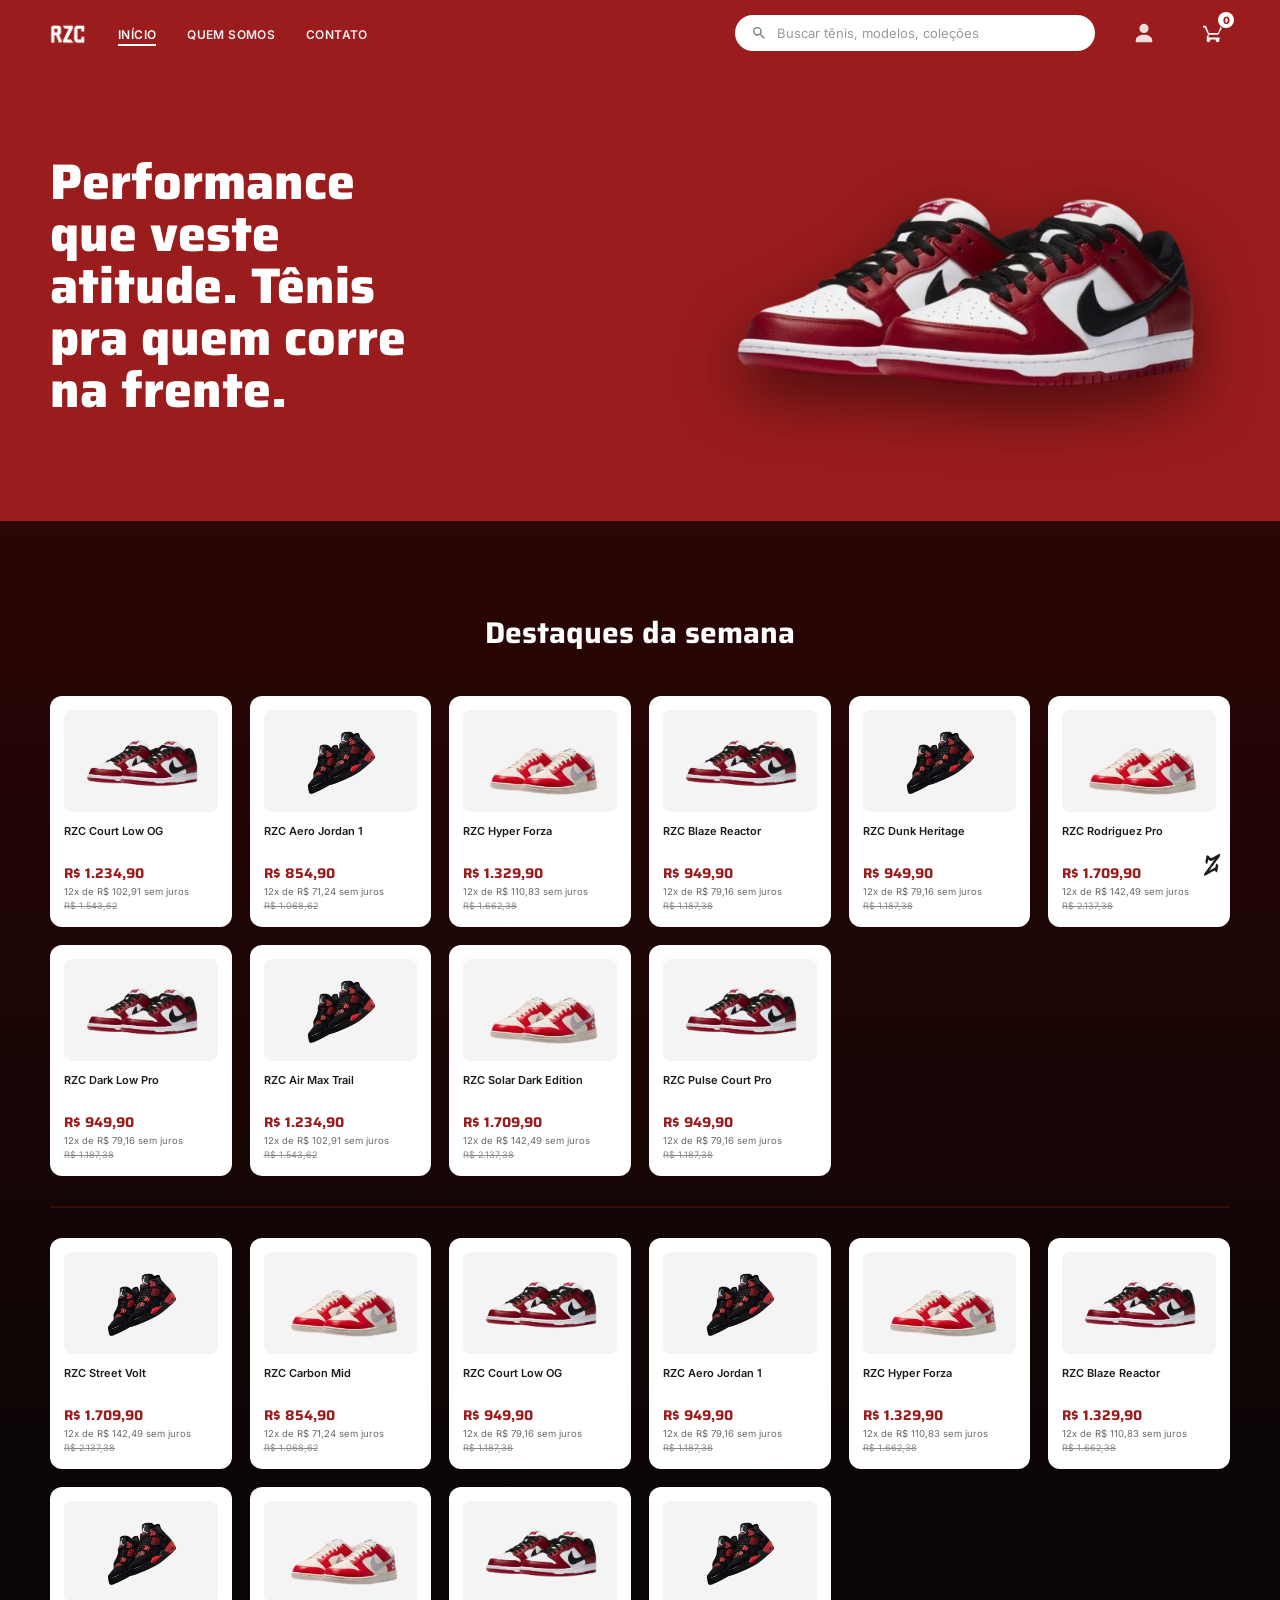
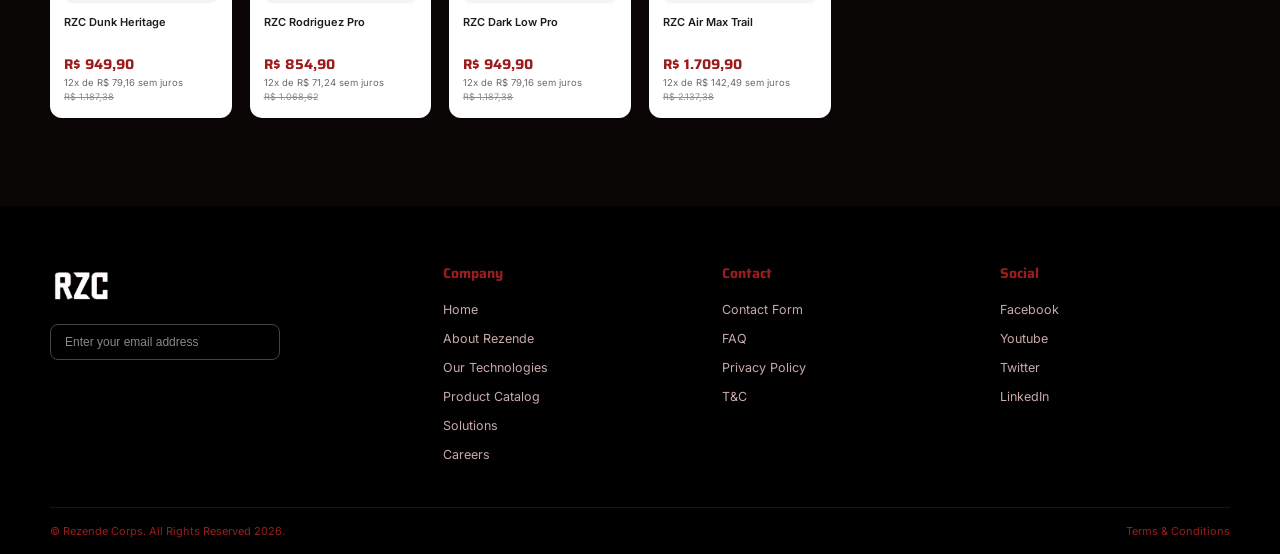
<file: index.html>
<!DOCTYPE html>
<html lang="pt-BR">
<head>
<meta charset="UTF-8">
<meta name="viewport" content="width=device-width, initial-scale=1">
<title>RZC — Início</title>
<link rel="preconnect" href="https://fonts.googleapis.com">
<link rel="preconnect" href="https://fonts.gstatic.com" crossorigin>
<link href="https://fonts.googleapis.com/css2?family=Saira:wght@600;700;800&family=Inter:wght@400;500;600&display=swap" rel="stylesheet">
<link rel="stylesheet" href="styles.css">
</head>
<body>
<svg width="0" height="0" style="position:absolute" aria-hidden="true">
  <symbol id="shoe" viewBox="0 0 220 120">
    <path class="shoe-upper" d="M18 88 C22 56 58 36 96 38 C120 39 134 50 148 62 C160 72 182 80 200 84 C208 86 210 90 208 92 L18 92 Z"/>
    <path class="shoe-accent" d="M58 86 C92 66 124 64 176 80 C140 80 108 82 78 88 Z"/>
    <path class="shoe-toe" d="M150 64 C162 73 184 80 200 84 C204 85 206 88 205 90 L150 90 Z"/>
    <path class="shoe-sole" d="M14 90 C9 106 24 110 36 110 L188 110 C204 110 210 100 207 92 L205 88 C206 92 200 94 188 94 L34 94 C24 94 17 93 16 89 Z"/>
    <path class="shoe-laces" d="M70 54 L94 47 M73 63 L99 55 M77 72 L104 63"/>
  </symbol>
  <symbol id="ic-cart" viewBox="0 0 24 24"><path d="M7 18c-1.1 0-2 .9-2 2s.9 2 2 2 2-.9 2-2-.9-2-2-2zm10 0c-1.1 0-2 .9-2 2s.9 2 2 2 2-.9 2-2-.9-2-2-2zM7.2 14h9.4c.7 0 1.3-.4 1.6-1l3.6-6.5-1.7-1L17.5 12H7.5L4.3 4H1v2h2l3.6 7.6-1.4 2.5C4.5 17.4 5.5 19 7.2 19h12v-2H7.2z"/></symbol>
  <symbol id="ic-search" viewBox="0 0 24 24"><path d="M15.5 14h-.8l-.3-.3a6.5 6.5 0 1 0-.7.7l.3.3v.8l5 5 1.5-1.5-5-5zm-6 0a4.5 4.5 0 1 1 0-9 4.5 4.5 0 0 1 0 9z"/></symbol>
  <symbol id="ic-user" viewBox="0 0 24 24"><path d="M12 12a5 5 0 1 0 0-10 5 5 0 0 0 0 10zm0 2c-4 0-9 2-9 6v2h18v-2c0-4-5-6-9-6z"/></symbol>
  <symbol id="ic-lock" viewBox="0 0 24 24"><path d="M18 8h-1V6a5 5 0 0 0-10 0v2H6a2 2 0 0 0-2 2v10a2 2 0 0 0 2 2h12a2 2 0 0 0 2-2V10a2 2 0 0 0-2-2zm-6 9a2 2 0 1 1 0-4 2 2 0 0 1 0 4zm3-9H9V6a3 3 0 0 1 6 0v2z"/></symbol>
</svg><header class="nav">
  <a class="nav-logo" href="index.html"><img class="nav-logo-img" src="img/logoprincipal.png" alt="RZC"></a>
  <nav><ul class="nav-links" style="display:flex;list-style:none;margin:0;padding:0;gap:clamp(14px,2.4vw,34px)">
    <li><a href="index.html" aria-current="page">Início</a></li>
    <li><a href="quem-somos.html">Quem somos</a></li>
    <li><a href="contato.html">Contato</a></li>
  </ul></nav>
  <form class="nav-search" action="catalogo.html">
    <svg><use href="#ic-search"/></svg>
    <input type="search" name="q" placeholder="Buscar tênis, modelos, coleções" aria-label="Buscar">
  </form>
  <a class="nav-user" href="perfil.html" aria-label="Minha conta"><svg><use href="#ic-user"/></svg></a>
  <a class="nav-cart" href="#" aria-label="Carrinho"><svg><use href="#ic-cart"/></svg></a>
</header>
<main>
  <section class="banner">
    <div class="wrap">
      <div class="hero">
        <h1>Performance que veste atitude. Tênis pra quem corre na frente.</h1>
        <div class="shoe-stage"><img src="img/jordanfundo.png" alt="Nike SB Dunk Low Chicago"></div>
      </div>
    </div>
    <img class="z-mark" src="img/logosegundaria.png" alt="" aria-hidden="true">
  </section>

  <section class="section-dark section-pad">
    <div class="wrap">
      <h2 class="section-heading">Destaques da semana</h2>
      <div class="product-rows">
            <div class="product-grid">
      <article class="card">
        <div class="card-media"><img src="img/jordanfundo.png" alt="RZC Court Low OG"></div>
        <div class="card-name">RZC Court Low OG</div>
        <div class="card-price">R$ 1.234,90</div>
        <div class="card-installment">12x de R$ 102,91 sem juros</div>
        <div class="card-old">R$ 1.543,62</div>
      </article>
      <article class="card">
        <div class="card-media"><img src="img/jordanfundocontato.png" alt="RZC Aero Jordan 1"></div>
        <div class="card-name">RZC Aero Jordan 1</div>
        <div class="card-price">R$ 854,90</div>
        <div class="card-installment">12x de R$ 71,24 sem juros</div>
        <div class="card-old">R$ 1.068,62</div>
      </article>
      <article class="card">
        <div class="card-media"><img src="img/jordanproduct.png" alt="RZC Hyper Forza"></div>
        <div class="card-name">RZC Hyper Forza</div>
        <div class="card-price">R$ 1.329,90</div>
        <div class="card-installment">12x de R$ 110,83 sem juros</div>
        <div class="card-old">R$ 1.662,38</div>
      </article>
      <article class="card">
        <div class="card-media"><img src="img/jordanfundo.png" alt="RZC Blaze Reactor"></div>
        <div class="card-name">RZC Blaze Reactor</div>
        <div class="card-price">R$ 949,90</div>
        <div class="card-installment">12x de R$ 79,16 sem juros</div>
        <div class="card-old">R$ 1.187,38</div>
      </article>
      <article class="card">
        <div class="card-media"><img src="img/jordanfundocontato.png" alt="RZC Dunk Heritage"></div>
        <div class="card-name">RZC Dunk Heritage</div>
        <div class="card-price">R$ 949,90</div>
        <div class="card-installment">12x de R$ 79,16 sem juros</div>
        <div class="card-old">R$ 1.187,38</div>
      </article>
      <article class="card">
        <div class="card-media"><img src="img/jordanproduct.png" alt="RZC Rodriguez Pro"></div>
        <div class="card-name">RZC Rodriguez Pro</div>
        <div class="card-price">R$ 1.709,90</div>
        <div class="card-installment">12x de R$ 142,49 sem juros</div>
        <div class="card-old">R$ 2.137,38</div>
      </article>
      <article class="card">
        <div class="card-media"><img src="img/jordanfundo.png" alt="RZC Dark Low Pro"></div>
        <div class="card-name">RZC Dark Low Pro</div>
        <div class="card-price">R$ 949,90</div>
        <div class="card-installment">12x de R$ 79,16 sem juros</div>
        <div class="card-old">R$ 1.187,38</div>
      </article>
      <article class="card">
        <div class="card-media"><img src="img/jordanfundocontato.png" alt="RZC Air Max Trail"></div>
        <div class="card-name">RZC Air Max Trail</div>
        <div class="card-price">R$ 1.234,90</div>
        <div class="card-installment">12x de R$ 102,91 sem juros</div>
        <div class="card-old">R$ 1.543,62</div>
      </article>
      <article class="card">
        <div class="card-media"><img src="img/jordanproduct.png" alt="RZC Solar Dark Edition"></div>
        <div class="card-name">RZC Solar Dark Edition</div>
        <div class="card-price">R$ 1.709,90</div>
        <div class="card-installment">12x de R$ 142,49 sem juros</div>
        <div class="card-old">R$ 2.137,38</div>
      </article>
      <article class="card">
        <div class="card-media"><img src="img/jordanfundo.png" alt="RZC Pulse Court Pro"></div>
        <div class="card-name">RZC Pulse Court Pro</div>
        <div class="card-price">R$ 949,90</div>
        <div class="card-installment">12x de R$ 79,16 sem juros</div>
        <div class="card-old">R$ 1.187,38</div>
      </article>
    </div>
        <hr class="divider">
            <div class="product-grid">
      <article class="card">
        <div class="card-media"><img src="img/jordanfundocontato.png" alt="RZC Street Volt"></div>
        <div class="card-name">RZC Street Volt</div>
        <div class="card-price">R$ 1.709,90</div>
        <div class="card-installment">12x de R$ 142,49 sem juros</div>
        <div class="card-old">R$ 2.137,38</div>
      </article>
      <article class="card">
        <div class="card-media"><img src="img/jordanproduct.png" alt="RZC Carbon Mid"></div>
        <div class="card-name">RZC Carbon Mid</div>
        <div class="card-price">R$ 854,90</div>
        <div class="card-installment">12x de R$ 71,24 sem juros</div>
        <div class="card-old">R$ 1.068,62</div>
      </article>
      <article class="card">
        <div class="card-media"><img src="img/jordanfundo.png" alt="RZC Court Low OG"></div>
        <div class="card-name">RZC Court Low OG</div>
        <div class="card-price">R$ 949,90</div>
        <div class="card-installment">12x de R$ 79,16 sem juros</div>
        <div class="card-old">R$ 1.187,38</div>
      </article>
      <article class="card">
        <div class="card-media"><img src="img/jordanfundocontato.png" alt="RZC Aero Jordan 1"></div>
        <div class="card-name">RZC Aero Jordan 1</div>
        <div class="card-price">R$ 949,90</div>
        <div class="card-installment">12x de R$ 79,16 sem juros</div>
        <div class="card-old">R$ 1.187,38</div>
      </article>
      <article class="card">
        <div class="card-media"><img src="img/jordanproduct.png" alt="RZC Hyper Forza"></div>
        <div class="card-name">RZC Hyper Forza</div>
        <div class="card-price">R$ 1.329,90</div>
        <div class="card-installment">12x de R$ 110,83 sem juros</div>
        <div class="card-old">R$ 1.662,38</div>
      </article>
      <article class="card">
        <div class="card-media"><img src="img/jordanfundo.png" alt="RZC Blaze Reactor"></div>
        <div class="card-name">RZC Blaze Reactor</div>
        <div class="card-price">R$ 1.329,90</div>
        <div class="card-installment">12x de R$ 110,83 sem juros</div>
        <div class="card-old">R$ 1.662,38</div>
      </article>
      <article class="card">
        <div class="card-media"><img src="img/jordanfundocontato.png" alt="RZC Dunk Heritage"></div>
        <div class="card-name">RZC Dunk Heritage</div>
        <div class="card-price">R$ 949,90</div>
        <div class="card-installment">12x de R$ 79,16 sem juros</div>
        <div class="card-old">R$ 1.187,38</div>
      </article>
      <article class="card">
        <div class="card-media"><img src="img/jordanproduct.png" alt="RZC Rodriguez Pro"></div>
        <div class="card-name">RZC Rodriguez Pro</div>
        <div class="card-price">R$ 854,90</div>
        <div class="card-installment">12x de R$ 71,24 sem juros</div>
        <div class="card-old">R$ 1.068,62</div>
      </article>
      <article class="card">
        <div class="card-media"><img src="img/jordanfundo.png" alt="RZC Dark Low Pro"></div>
        <div class="card-name">RZC Dark Low Pro</div>
        <div class="card-price">R$ 949,90</div>
        <div class="card-installment">12x de R$ 79,16 sem juros</div>
        <div class="card-old">R$ 1.187,38</div>
      </article>
      <article class="card">
        <div class="card-media"><img src="img/jordanfundocontato.png" alt="RZC Air Max Trail"></div>
        <div class="card-name">RZC Air Max Trail</div>
        <div class="card-price">R$ 1.709,90</div>
        <div class="card-installment">12x de R$ 142,49 sem juros</div>
        <div class="card-old">R$ 2.137,38</div>
      </article>
    </div>
      </div>
    </div>
  </section>
</main>
<footer class="footer">
  <div class="wrap">
    <div class="footer-grid">
      <div>
        <div class="footer-logo"><img class="footer-logo-img" src="img/logoprincipal.png" alt="RZC"></div>
        <form class="newsletter" action="#"><input type="email" placeholder="Enter your email address" aria-label="E-mail"></form>
      </div>
      <div class="footer-col"><h4>Company</h4><ul>
        <li><a href="index.html">Home</a></li>
        <li><a href="quem-somos.html">About Rezende</a></li>
        <li><a href="#">Our Technologies</a></li>
        <li><a href="catalogo.html">Product Catalog</a></li>
        <li><a href="#">Solutions</a></li>
        <li><a href="#">Careers</a></li>
      </ul></div>
      <div class="footer-col"><h4>Contact</h4><ul>
        <li><a href="contato.html">Contact Form</a></li>
        <li><a href="#">FAQ</a></li>
        <li><a href="#">Privacy Policy</a></li>
        <li><a href="#">T&amp;C</a></li>
      </ul></div>
      <div class="footer-col"><h4>Social</h4><ul>
        <li><a href="#">Facebook</a></li>
        <li><a href="#">Youtube</a></li>
        <li><a href="#">Twitter</a></li>
        <li><a href="#">LinkedIn</a></li>
      </ul></div>
    </div>
    <div class="footer-bottom">
      <span>© Rezende Corps. All Rights Reserved 2026.</span>
      <span>Terms &amp; Conditions</span>
    </div>
  </div>
</footer>
<script src="cart.js" defer></script>
<script src="catalog.js" defer></script>
</body>
</html>
</file>
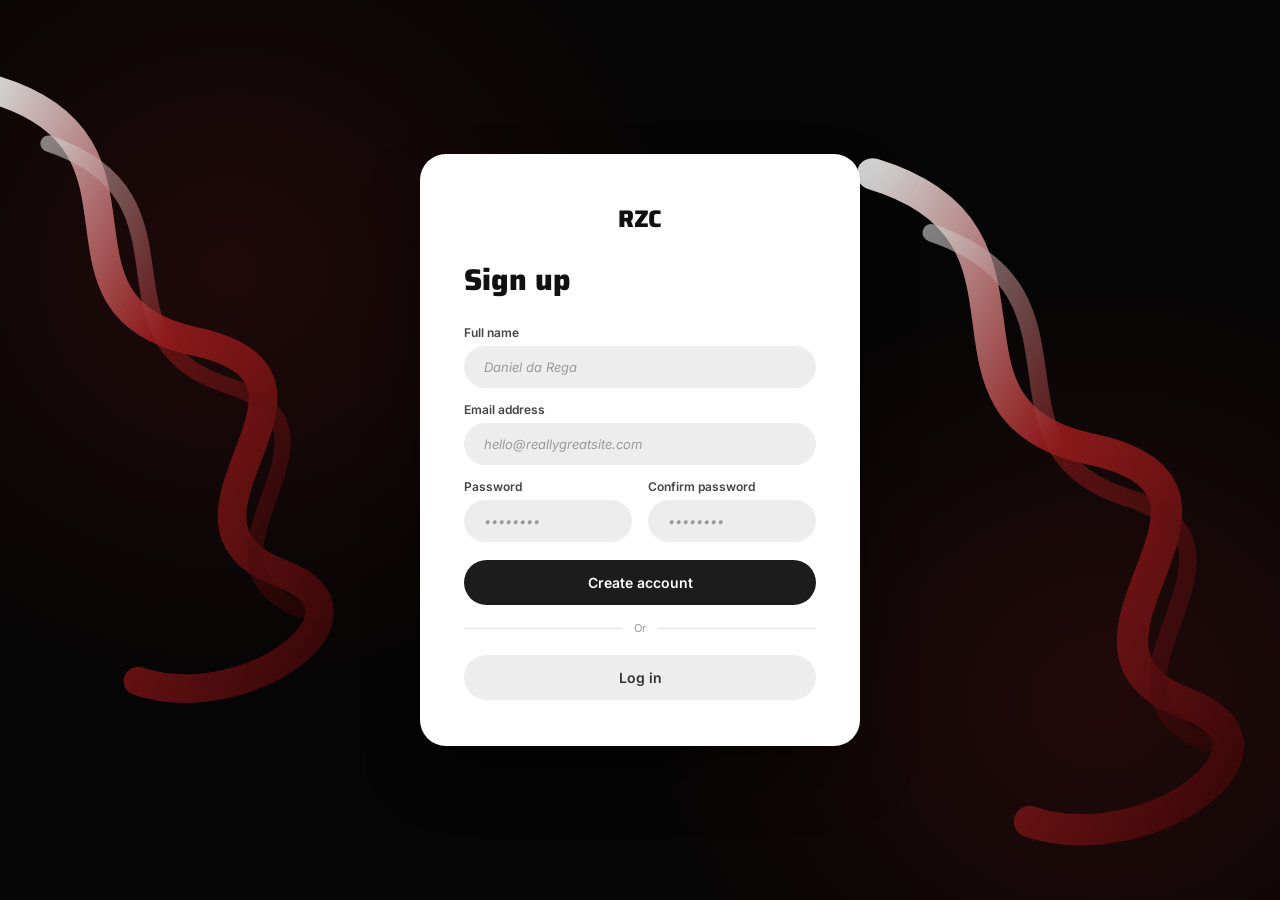
<file: cadastro.html>
<!DOCTYPE html>
<html lang="pt-BR">
<head>
<meta charset="UTF-8">
<meta name="viewport" content="width=device-width, initial-scale=1">
<title>RZC — Cadastro</title>
<link rel="preconnect" href="https://fonts.googleapis.com">
<link rel="preconnect" href="https://fonts.gstatic.com" crossorigin>
<link href="https://fonts.googleapis.com/css2?family=Saira:wght@600;700;800&family=Inter:wght@400;500;600&display=swap" rel="stylesheet">
<link rel="stylesheet" href="styles.css">
</head>
<body>
<svg width="0" height="0" style="position:absolute" aria-hidden="true">
  <symbol id="shoe" viewBox="0 0 220 120">
    <path class="shoe-upper" d="M18 88 C22 56 58 36 96 38 C120 39 134 50 148 62 C160 72 182 80 200 84 C208 86 210 90 208 92 L18 92 Z"/>
    <path class="shoe-accent" d="M58 86 C92 66 124 64 176 80 C140 80 108 82 78 88 Z"/>
    <path class="shoe-toe" d="M150 64 C162 73 184 80 200 84 C204 85 206 88 205 90 L150 90 Z"/>
    <path class="shoe-sole" d="M14 90 C9 106 24 110 36 110 L188 110 C204 110 210 100 207 92 L205 88 C206 92 200 94 188 94 L34 94 C24 94 17 93 16 89 Z"/>
    <path class="shoe-laces" d="M70 54 L94 47 M73 63 L99 55 M77 72 L104 63"/>
  </symbol>
  <symbol id="ic-cart" viewBox="0 0 24 24"><path d="M7 18c-1.1 0-2 .9-2 2s.9 2 2 2 2-.9 2-2-.9-2-2-2zm10 0c-1.1 0-2 .9-2 2s.9 2 2 2 2-.9 2-2-.9-2-2-2zM7.2 14h9.4c.7 0 1.3-.4 1.6-1l3.6-6.5-1.7-1L17.5 12H7.5L4.3 4H1v2h2l3.6 7.6-1.4 2.5C4.5 17.4 5.5 19 7.2 19h12v-2H7.2z"/></symbol>
  <symbol id="ic-search" viewBox="0 0 24 24"><path d="M15.5 14h-.8l-.3-.3a6.5 6.5 0 1 0-.7.7l.3.3v.8l5 5 1.5-1.5-5-5zm-6 0a4.5 4.5 0 1 1 0-9 4.5 4.5 0 0 1 0 9z"/></symbol>
  <symbol id="ic-user" viewBox="0 0 24 24"><path d="M12 12a5 5 0 1 0 0-10 5 5 0 0 0 0 10zm0 2c-4 0-9 2-9 6v2h18v-2c0-4-5-6-9-6z"/></symbol>
  <symbol id="ic-lock" viewBox="0 0 24 24"><path d="M18 8h-1V6a5 5 0 0 0-10 0v2H6a2 2 0 0 0-2 2v10a2 2 0 0 0 2 2h12a2 2 0 0 0 2-2V10a2 2 0 0 0-2-2zm-6 9a2 2 0 1 1 0-4 2 2 0 0 1 0 4zm3-9H9V6a3 3 0 0 1 6 0v2z"/></symbol>
</svg>
<main class="auth">
  <svg class="swirl swirl-left" viewBox="0 0 300 400" aria-hidden="true">
  <defs><linearGradient id="g-swirl-left" x1="0" y1="0" x2="1" y2="1">
    <stop offset="0" stop-color="#e9e9e9"/><stop offset=".45" stop-color="#9a1c1d"/>
    <stop offset="1" stop-color="#3a0708"/></linearGradient></defs>
  <path fill="none" stroke="url(#g-swirl-left)" stroke-width="16" stroke-linecap="round"
    d="M40 30 C140 60 60 150 150 170 C250 190 120 270 200 300 C260 322 180 380 120 360"/>
  <path fill="none" stroke="url(#g-swirl-left)" stroke-width="9" stroke-linecap="round" opacity=".6"
    d="M70 60 C160 90 90 170 170 195 C250 220 140 290 210 320"/>
</svg>
  <svg class="swirl swirl-right" viewBox="0 0 300 400" aria-hidden="true">
  <defs><linearGradient id="g-swirl-right" x1="0" y1="0" x2="1" y2="1">
    <stop offset="0" stop-color="#e9e9e9"/><stop offset=".45" stop-color="#9a1c1d"/>
    <stop offset="1" stop-color="#3a0708"/></linearGradient></defs>
  <path fill="none" stroke="url(#g-swirl-right)" stroke-width="16" stroke-linecap="round"
    d="M40 30 C140 60 60 150 150 170 C250 190 120 270 200 300 C260 322 180 380 120 360"/>
  <path fill="none" stroke="url(#g-swirl-right)" stroke-width="9" stroke-linecap="round" opacity=".6"
    d="M70 60 C160 90 90 170 170 195 C250 220 140 290 210 320"/>
</svg>
  <form class="auth-card" action="login.html">
    <div class="auth-brand">RZC</div>
    <h1>Sign up</h1>
    <div class="auth-label">Full name</div>
    <div class="input-icon"><input placeholder="Daniel da Rega" aria-label="Full name"></div>
    <div class="auth-label">Email address</div>
    <div class="input-icon"><input type="email" placeholder="hello@reallygreatsite.com" aria-label="Email"></div>
    <div class="field-pair">
      <div>
        <div class="auth-label">Password</div>
        <div class="input-icon"><input type="password" placeholder="••••••••" aria-label="Password"></div>
      </div>
      <div>
        <div class="auth-label">Confirm password</div>
        <div class="input-icon"><input type="password" placeholder="••••••••" aria-label="Confirm password"></div>
      </div>
    </div>
    <button class="btn-dark" type="submit">Create account</button>
    <div class="auth-or">Or</div>
    <a href="login.html"><button class="btn-dark btn-soft" type="button">Log in</button></a>
  </form>
</main>
</body>
</html>
</file>
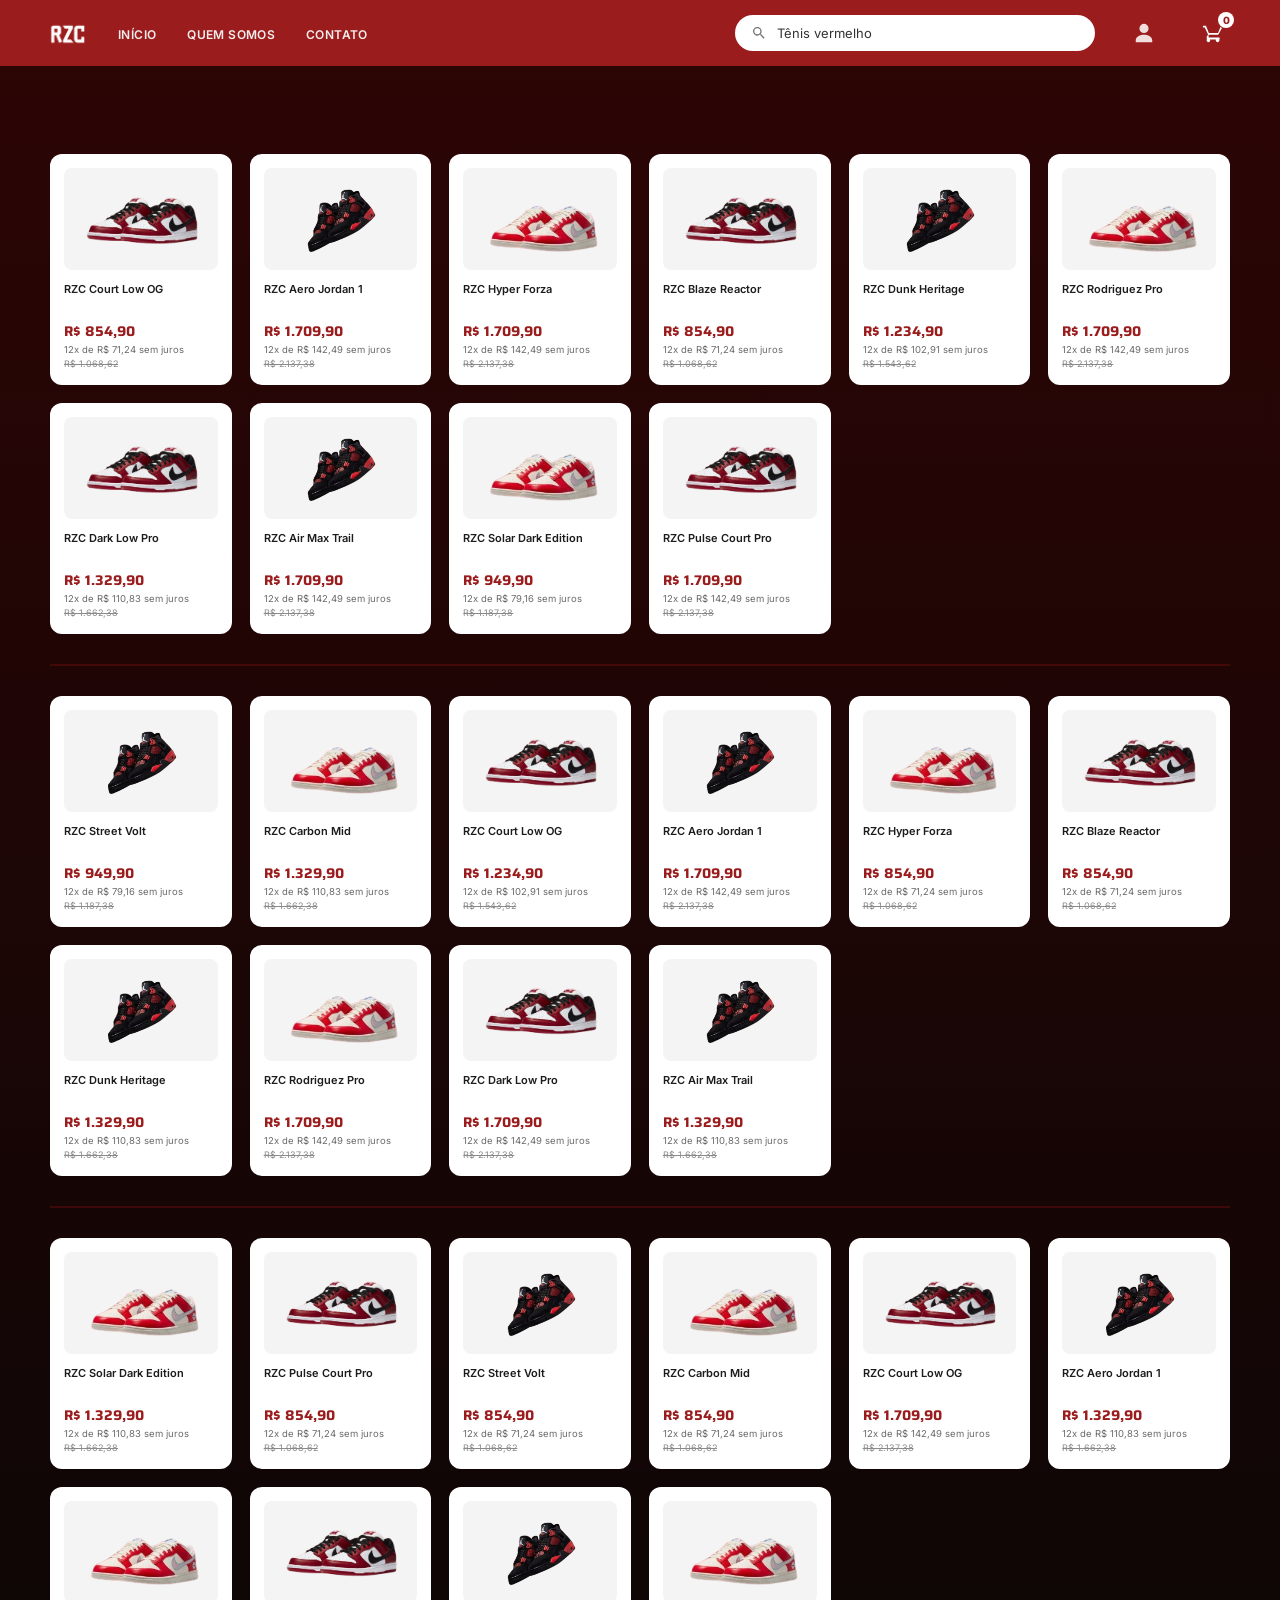
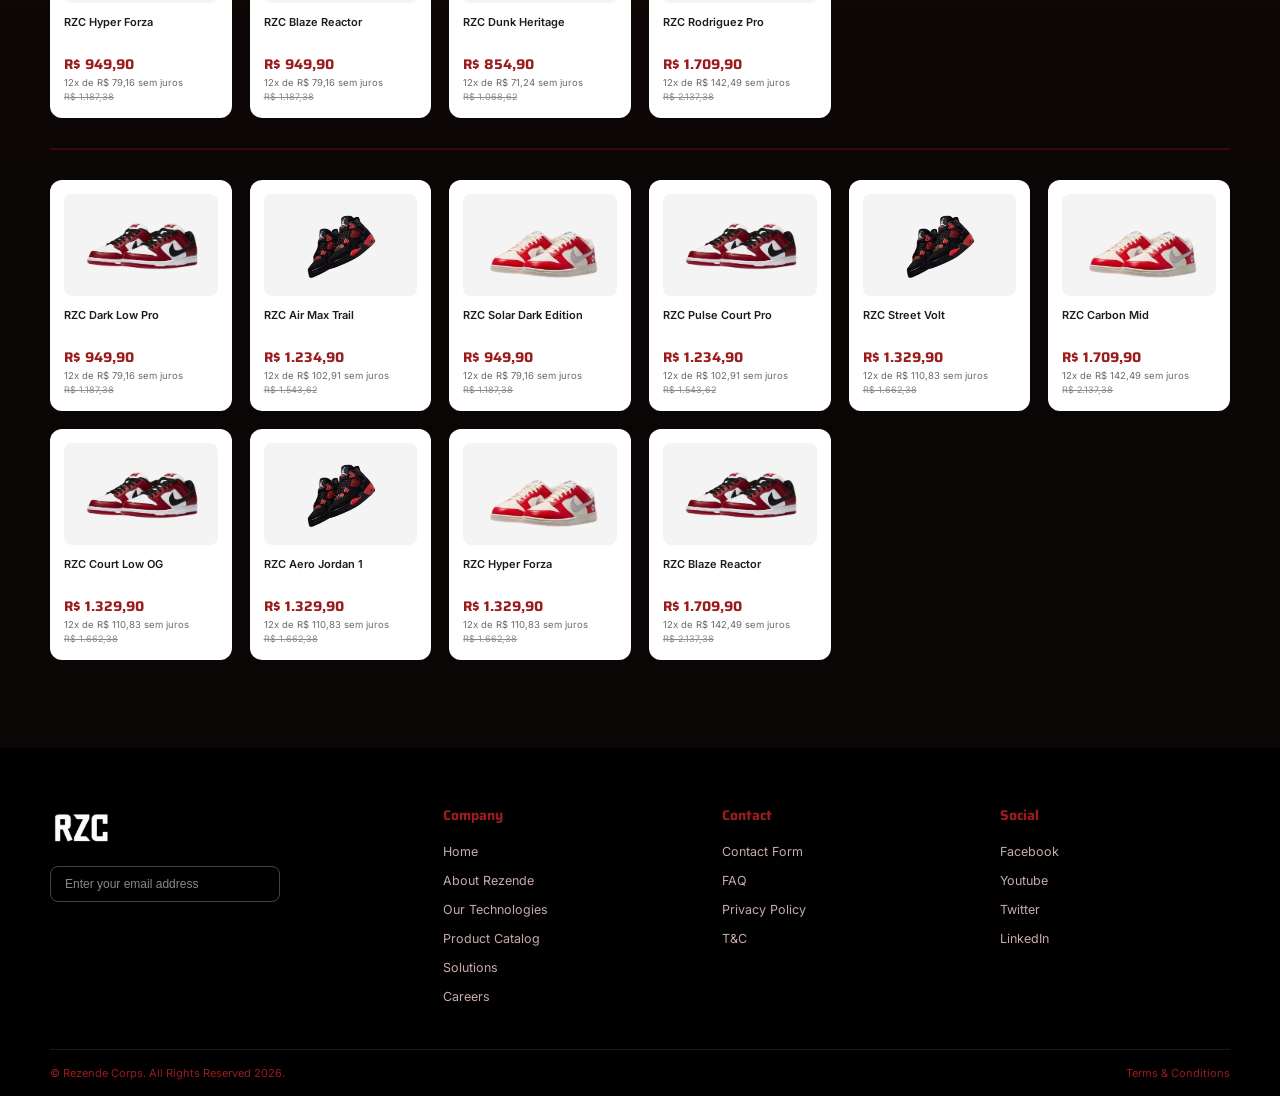
<file: catalogo.html>
<!DOCTYPE html>
<html lang="pt-BR">
<head>
<meta charset="UTF-8">
<meta name="viewport" content="width=device-width, initial-scale=1">
<title>RZC — Catálogo</title>
<link rel="preconnect" href="https://fonts.googleapis.com">
<link rel="preconnect" href="https://fonts.gstatic.com" crossorigin>
<link href="https://fonts.googleapis.com/css2?family=Saira:wght@600;700;800&family=Inter:wght@400;500;600&display=swap" rel="stylesheet">
<link rel="stylesheet" href="styles.css">
</head>
<body>
<svg width="0" height="0" style="position:absolute" aria-hidden="true">
  <symbol id="shoe" viewBox="0 0 220 120">
    <path class="shoe-upper" d="M18 88 C22 56 58 36 96 38 C120 39 134 50 148 62 C160 72 182 80 200 84 C208 86 210 90 208 92 L18 92 Z"/>
    <path class="shoe-accent" d="M58 86 C92 66 124 64 176 80 C140 80 108 82 78 88 Z"/>
    <path class="shoe-toe" d="M150 64 C162 73 184 80 200 84 C204 85 206 88 205 90 L150 90 Z"/>
    <path class="shoe-sole" d="M14 90 C9 106 24 110 36 110 L188 110 C204 110 210 100 207 92 L205 88 C206 92 200 94 188 94 L34 94 C24 94 17 93 16 89 Z"/>
    <path class="shoe-laces" d="M70 54 L94 47 M73 63 L99 55 M77 72 L104 63"/>
  </symbol>
  <symbol id="ic-cart" viewBox="0 0 24 24"><path d="M7 18c-1.1 0-2 .9-2 2s.9 2 2 2 2-.9 2-2-.9-2-2-2zm10 0c-1.1 0-2 .9-2 2s.9 2 2 2 2-.9 2-2-.9-2-2-2zM7.2 14h9.4c.7 0 1.3-.4 1.6-1l3.6-6.5-1.7-1L17.5 12H7.5L4.3 4H1v2h2l3.6 7.6-1.4 2.5C4.5 17.4 5.5 19 7.2 19h12v-2H7.2z"/></symbol>
  <symbol id="ic-search" viewBox="0 0 24 24"><path d="M15.5 14h-.8l-.3-.3a6.5 6.5 0 1 0-.7.7l.3.3v.8l5 5 1.5-1.5-5-5zm-6 0a4.5 4.5 0 1 1 0-9 4.5 4.5 0 0 1 0 9z"/></symbol>
  <symbol id="ic-user" viewBox="0 0 24 24"><path d="M12 12a5 5 0 1 0 0-10 5 5 0 0 0 0 10zm0 2c-4 0-9 2-9 6v2h18v-2c0-4-5-6-9-6z"/></symbol>
  <symbol id="ic-lock" viewBox="0 0 24 24"><path d="M18 8h-1V6a5 5 0 0 0-10 0v2H6a2 2 0 0 0-2 2v10a2 2 0 0 0 2 2h12a2 2 0 0 0 2-2V10a2 2 0 0 0-2-2zm-6 9a2 2 0 1 1 0-4 2 2 0 0 1 0 4zm3-9H9V6a3 3 0 0 1 6 0v2z"/></symbol>
</svg><header class="nav">
  <a class="nav-logo" href="index.html"><img class="nav-logo-img" src="img/logoprincipal.png" alt="RZC"></a>
  <nav><ul class="nav-links" style="display:flex;list-style:none;margin:0;padding:0;gap:clamp(14px,2.4vw,34px)">
    <li><a href="index.html">Início</a></li>
    <li><a href="quem-somos.html">Quem somos</a></li>
    <li><a href="contato.html">Contato</a></li>
  </ul></nav>
  <form class="nav-search" action="catalogo.html">
    <svg><use href="#ic-search"/></svg>
    <input type="search" name="q" value="Tênis vermelho" aria-label="Buscar">
  </form>
  <a class="nav-user" href="perfil.html" aria-label="Minha conta"><svg><use href="#ic-user"/></svg></a>
  <a class="nav-cart" href="#" aria-label="Carrinho"><svg><use href="#ic-cart"/></svg></a>
</header>
<main>
  <section class="section-dark section-pad">
    <div class="wrap">
      <div class="product-rows">
            <div class="product-grid">
      <article class="card">
        <div class="card-media"><img src="img/jordanfundo.png" alt="RZC Court Low OG"></div>
        <div class="card-name">RZC Court Low OG</div>
        <div class="card-price">R$ 854,90</div>
        <div class="card-installment">12x de R$ 71,24 sem juros</div>
        <div class="card-old">R$ 1.068,62</div>
      </article>
      <article class="card">
        <div class="card-media"><img src="img/jordanfundocontato.png" alt="RZC Aero Jordan 1"></div>
        <div class="card-name">RZC Aero Jordan 1</div>
        <div class="card-price">R$ 1.709,90</div>
        <div class="card-installment">12x de R$ 142,49 sem juros</div>
        <div class="card-old">R$ 2.137,38</div>
      </article>
      <article class="card">
        <div class="card-media"><img src="img/jordanproduct.png" alt="RZC Hyper Forza"></div>
        <div class="card-name">RZC Hyper Forza</div>
        <div class="card-price">R$ 1.709,90</div>
        <div class="card-installment">12x de R$ 142,49 sem juros</div>
        <div class="card-old">R$ 2.137,38</div>
      </article>
      <article class="card">
        <div class="card-media"><img src="img/jordanfundo.png" alt="RZC Blaze Reactor"></div>
        <div class="card-name">RZC Blaze Reactor</div>
        <div class="card-price">R$ 854,90</div>
        <div class="card-installment">12x de R$ 71,24 sem juros</div>
        <div class="card-old">R$ 1.068,62</div>
      </article>
      <article class="card">
        <div class="card-media"><img src="img/jordanfundocontato.png" alt="RZC Dunk Heritage"></div>
        <div class="card-name">RZC Dunk Heritage</div>
        <div class="card-price">R$ 1.234,90</div>
        <div class="card-installment">12x de R$ 102,91 sem juros</div>
        <div class="card-old">R$ 1.543,62</div>
      </article>
      <article class="card">
        <div class="card-media"><img src="img/jordanproduct.png" alt="RZC Rodriguez Pro"></div>
        <div class="card-name">RZC Rodriguez Pro</div>
        <div class="card-price">R$ 1.709,90</div>
        <div class="card-installment">12x de R$ 142,49 sem juros</div>
        <div class="card-old">R$ 2.137,38</div>
      </article>
      <article class="card">
        <div class="card-media"><img src="img/jordanfundo.png" alt="RZC Dark Low Pro"></div>
        <div class="card-name">RZC Dark Low Pro</div>
        <div class="card-price">R$ 1.329,90</div>
        <div class="card-installment">12x de R$ 110,83 sem juros</div>
        <div class="card-old">R$ 1.662,38</div>
      </article>
      <article class="card">
        <div class="card-media"><img src="img/jordanfundocontato.png" alt="RZC Air Max Trail"></div>
        <div class="card-name">RZC Air Max Trail</div>
        <div class="card-price">R$ 1.709,90</div>
        <div class="card-installment">12x de R$ 142,49 sem juros</div>
        <div class="card-old">R$ 2.137,38</div>
      </article>
      <article class="card">
        <div class="card-media"><img src="img/jordanproduct.png" alt="RZC Solar Dark Edition"></div>
        <div class="card-name">RZC Solar Dark Edition</div>
        <div class="card-price">R$ 949,90</div>
        <div class="card-installment">12x de R$ 79,16 sem juros</div>
        <div class="card-old">R$ 1.187,38</div>
      </article>
      <article class="card">
        <div class="card-media"><img src="img/jordanfundo.png" alt="RZC Pulse Court Pro"></div>
        <div class="card-name">RZC Pulse Court Pro</div>
        <div class="card-price">R$ 1.709,90</div>
        <div class="card-installment">12x de R$ 142,49 sem juros</div>
        <div class="card-old">R$ 2.137,38</div>
      </article>
    </div>
        <hr class="divider">
    <div class="product-grid">
      <article class="card">
        <div class="card-media"><img src="img/jordanfundocontato.png" alt="RZC Street Volt"></div>
        <div class="card-name">RZC Street Volt</div>
        <div class="card-price">R$ 949,90</div>
        <div class="card-installment">12x de R$ 79,16 sem juros</div>
        <div class="card-old">R$ 1.187,38</div>
      </article>
      <article class="card">
        <div class="card-media"><img src="img/jordanproduct.png" alt="RZC Carbon Mid"></div>
        <div class="card-name">RZC Carbon Mid</div>
        <div class="card-price">R$ 1.329,90</div>
        <div class="card-installment">12x de R$ 110,83 sem juros</div>
        <div class="card-old">R$ 1.662,38</div>
      </article>
      <article class="card">
        <div class="card-media"><img src="img/jordanfundo.png" alt="RZC Court Low OG"></div>
        <div class="card-name">RZC Court Low OG</div>
        <div class="card-price">R$ 1.234,90</div>
        <div class="card-installment">12x de R$ 102,91 sem juros</div>
        <div class="card-old">R$ 1.543,62</div>
      </article>
      <article class="card">
        <div class="card-media"><img src="img/jordanfundocontato.png" alt="RZC Aero Jordan 1"></div>
        <div class="card-name">RZC Aero Jordan 1</div>
        <div class="card-price">R$ 1.709,90</div>
        <div class="card-installment">12x de R$ 142,49 sem juros</div>
        <div class="card-old">R$ 2.137,38</div>
      </article>
      <article class="card">
        <div class="card-media"><img src="img/jordanproduct.png" alt="RZC Hyper Forza"></div>
        <div class="card-name">RZC Hyper Forza</div>
        <div class="card-price">R$ 854,90</div>
        <div class="card-installment">12x de R$ 71,24 sem juros</div>
        <div class="card-old">R$ 1.068,62</div>
      </article>
      <article class="card">
        <div class="card-media"><img src="img/jordanfundo.png" alt="RZC Blaze Reactor"></div>
        <div class="card-name">RZC Blaze Reactor</div>
        <div class="card-price">R$ 854,90</div>
        <div class="card-installment">12x de R$ 71,24 sem juros</div>
        <div class="card-old">R$ 1.068,62</div>
      </article>
      <article class="card">
        <div class="card-media"><img src="img/jordanfundocontato.png" alt="RZC Dunk Heritage"></div>
        <div class="card-name">RZC Dunk Heritage</div>
        <div class="card-price">R$ 1.329,90</div>
        <div class="card-installment">12x de R$ 110,83 sem juros</div>
        <div class="card-old">R$ 1.662,38</div>
      </article>
      <article class="card">
        <div class="card-media"><img src="img/jordanproduct.png" alt="RZC Rodriguez Pro"></div>
        <div class="card-name">RZC Rodriguez Pro</div>
        <div class="card-price">R$ 1.709,90</div>
        <div class="card-installment">12x de R$ 142,49 sem juros</div>
        <div class="card-old">R$ 2.137,38</div>
      </article>
      <article class="card">
        <div class="card-media"><img src="img/jordanfundo.png" alt="RZC Dark Low Pro"></div>
        <div class="card-name">RZC Dark Low Pro</div>
        <div class="card-price">R$ 1.709,90</div>
        <div class="card-installment">12x de R$ 142,49 sem juros</div>
        <div class="card-old">R$ 2.137,38</div>
      </article>
      <article class="card">
        <div class="card-media"><img src="img/jordanfundocontato.png" alt="RZC Air Max Trail"></div>
        <div class="card-name">RZC Air Max Trail</div>
        <div class="card-price">R$ 1.329,90</div>
        <div class="card-installment">12x de R$ 110,83 sem juros</div>
        <div class="card-old">R$ 1.662,38</div>
      </article>
    </div>
        <hr class="divider">
    <div class="product-grid">
      <article class="card">
        <div class="card-media"><img src="img/jordanproduct.png" alt="RZC Solar Dark Edition"></div>
        <div class="card-name">RZC Solar Dark Edition</div>
        <div class="card-price">R$ 1.329,90</div>
        <div class="card-installment">12x de R$ 110,83 sem juros</div>
        <div class="card-old">R$ 1.662,38</div>
      </article>
      <article class="card">
        <div class="card-media"><img src="img/jordanfundo.png" alt="RZC Pulse Court Pro"></div>
        <div class="card-name">RZC Pulse Court Pro</div>
        <div class="card-price">R$ 854,90</div>
        <div class="card-installment">12x de R$ 71,24 sem juros</div>
        <div class="card-old">R$ 1.068,62</div>
      </article>
      <article class="card">
        <div class="card-media"><img src="img/jordanfundocontato.png" alt="RZC Street Volt"></div>
        <div class="card-name">RZC Street Volt</div>
        <div class="card-price">R$ 854,90</div>
        <div class="card-installment">12x de R$ 71,24 sem juros</div>
        <div class="card-old">R$ 1.068,62</div>
      </article>
      <article class="card">
        <div class="card-media"><img src="img/jordanproduct.png" alt="RZC Carbon Mid"></div>
        <div class="card-name">RZC Carbon Mid</div>
        <div class="card-price">R$ 854,90</div>
        <div class="card-installment">12x de R$ 71,24 sem juros</div>
        <div class="card-old">R$ 1.068,62</div>
      </article>
      <article class="card">
        <div class="card-media"><img src="img/jordanfundo.png" alt="RZC Court Low OG"></div>
        <div class="card-name">RZC Court Low OG</div>
        <div class="card-price">R$ 1.709,90</div>
        <div class="card-installment">12x de R$ 142,49 sem juros</div>
        <div class="card-old">R$ 2.137,38</div>
      </article>
      <article class="card">
        <div class="card-media"><img src="img/jordanfundocontato.png" alt="RZC Aero Jordan 1"></div>
        <div class="card-name">RZC Aero Jordan 1</div>
        <div class="card-price">R$ 1.329,90</div>
        <div class="card-installment">12x de R$ 110,83 sem juros</div>
        <div class="card-old">R$ 1.662,38</div>
      </article>
      <article class="card">
        <div class="card-media"><img src="img/jordanproduct.png" alt="RZC Hyper Forza"></div>
        <div class="card-name">RZC Hyper Forza</div>
        <div class="card-price">R$ 949,90</div>
        <div class="card-installment">12x de R$ 79,16 sem juros</div>
        <div class="card-old">R$ 1.187,38</div>
      </article>
      <article class="card">
        <div class="card-media"><img src="img/jordanfundo.png" alt="RZC Blaze Reactor"></div>
        <div class="card-name">RZC Blaze Reactor</div>
        <div class="card-price">R$ 949,90</div>
        <div class="card-installment">12x de R$ 79,16 sem juros</div>
        <div class="card-old">R$ 1.187,38</div>
      </article>
      <article class="card">
        <div class="card-media"><img src="img/jordanfundocontato.png" alt="RZC Dunk Heritage"></div>
        <div class="card-name">RZC Dunk Heritage</div>
        <div class="card-price">R$ 854,90</div>
        <div class="card-installment">12x de R$ 71,24 sem juros</div>
        <div class="card-old">R$ 1.068,62</div>
      </article>
      <article class="card">
        <div class="card-media"><img src="img/jordanproduct.png" alt="RZC Rodriguez Pro"></div>
        <div class="card-name">RZC Rodriguez Pro</div>
        <div class="card-price">R$ 1.709,90</div>
        <div class="card-installment">12x de R$ 142,49 sem juros</div>
        <div class="card-old">R$ 2.137,38</div>
      </article>
    </div>
        <hr class="divider">
    <div class="product-grid">
      <article class="card">
        <div class="card-media"><img src="img/jordanfundo.png" alt="RZC Dark Low Pro"></div>
        <div class="card-name">RZC Dark Low Pro</div>
        <div class="card-price">R$ 949,90</div>
        <div class="card-installment">12x de R$ 79,16 sem juros</div>
        <div class="card-old">R$ 1.187,38</div>
      </article>
      <article class="card">
        <div class="card-media"><img src="img/jordanfundocontato.png" alt="RZC Air Max Trail"></div>
        <div class="card-name">RZC Air Max Trail</div>
        <div class="card-price">R$ 1.234,90</div>
        <div class="card-installment">12x de R$ 102,91 sem juros</div>
        <div class="card-old">R$ 1.543,62</div>
      </article>
      <article class="card">
        <div class="card-media"><img src="img/jordanproduct.png" alt="RZC Solar Dark Edition"></div>
        <div class="card-name">RZC Solar Dark Edition</div>
        <div class="card-price">R$ 949,90</div>
        <div class="card-installment">12x de R$ 79,16 sem juros</div>
        <div class="card-old">R$ 1.187,38</div>
      </article>
      <article class="card">
        <div class="card-media"><img src="img/jordanfundo.png" alt="RZC Pulse Court Pro"></div>
        <div class="card-name">RZC Pulse Court Pro</div>
        <div class="card-price">R$ 1.234,90</div>
        <div class="card-installment">12x de R$ 102,91 sem juros</div>
        <div class="card-old">R$ 1.543,62</div>
      </article>
      <article class="card">
        <div class="card-media"><img src="img/jordanfundocontato.png" alt="RZC Street Volt"></div>
        <div class="card-name">RZC Street Volt</div>
        <div class="card-price">R$ 1.329,90</div>
        <div class="card-installment">12x de R$ 110,83 sem juros</div>
        <div class="card-old">R$ 1.662,38</div>
      </article>
      <article class="card">
        <div class="card-media"><img src="img/jordanproduct.png" alt="RZC Carbon Mid"></div>
        <div class="card-name">RZC Carbon Mid</div>
        <div class="card-price">R$ 1.709,90</div>
        <div class="card-installment">12x de R$ 142,49 sem juros</div>
        <div class="card-old">R$ 2.137,38</div>
      </article>
      <article class="card">
        <div class="card-media"><img src="img/jordanfundo.png" alt="RZC Court Low OG"></div>
        <div class="card-name">RZC Court Low OG</div>
        <div class="card-price">R$ 1.329,90</div>
        <div class="card-installment">12x de R$ 110,83 sem juros</div>
        <div class="card-old">R$ 1.662,38</div>
      </article>
      <article class="card">
        <div class="card-media"><img src="img/jordanfundocontato.png" alt="RZC Aero Jordan 1"></div>
        <div class="card-name">RZC Aero Jordan 1</div>
        <div class="card-price">R$ 1.329,90</div>
        <div class="card-installment">12x de R$ 110,83 sem juros</div>
        <div class="card-old">R$ 1.662,38</div>
      </article>
      <article class="card">
        <div class="card-media"><img src="img/jordanproduct.png" alt="RZC Hyper Forza"></div>
        <div class="card-name">RZC Hyper Forza</div>
        <div class="card-price">R$ 1.329,90</div>
        <div class="card-installment">12x de R$ 110,83 sem juros</div>
        <div class="card-old">R$ 1.662,38</div>
      </article>
      <article class="card">
        <div class="card-media"><img src="img/jordanfundo.png" alt="RZC Blaze Reactor"></div>
        <div class="card-name">RZC Blaze Reactor</div>
        <div class="card-price">R$ 1.709,90</div>
        <div class="card-installment">12x de R$ 142,49 sem juros</div>
        <div class="card-old">R$ 2.137,38</div>
      </article>
    </div>
      </div>
    </div>
  </section>
</main>
<footer class="footer">
  <div class="wrap">
    <div class="footer-grid">
      <div>
        <div class="footer-logo"><img class="footer-logo-img" src="img/logoprincipal.png" alt="RZC"></div>
        <form class="newsletter" action="#"><input type="email" placeholder="Enter your email address" aria-label="E-mail"></form>
      </div>
      <div class="footer-col"><h4>Company</h4><ul>
        <li><a href="index.html">Home</a></li>
        <li><a href="quem-somos.html">About Rezende</a></li>
        <li><a href="#">Our Technologies</a></li>
        <li><a href="catalogo.html">Product Catalog</a></li>
        <li><a href="#">Solutions</a></li>
        <li><a href="#">Careers</a></li>
      </ul></div>
      <div class="footer-col"><h4>Contact</h4><ul>
        <li><a href="contato.html">Contact Form</a></li>
        <li><a href="#">FAQ</a></li>
        <li><a href="#">Privacy Policy</a></li>
        <li><a href="#">T&amp;C</a></li>
      </ul></div>
      <div class="footer-col"><h4>Social</h4><ul>
        <li><a href="#">Facebook</a></li>
        <li><a href="#">Youtube</a></li>
        <li><a href="#">Twitter</a></li>
        <li><a href="#">LinkedIn</a></li>
      </ul></div>
    </div>
    <div class="footer-bottom">
      <span>© Rezende Corps. All Rights Reserved 2026.</span>
      <span>Terms &amp; Conditions</span>
    </div>
  </div>
</footer>
<script src="cart.js" defer></script>
<script src="catalog.js" defer></script>
</body>
</html>
</file>
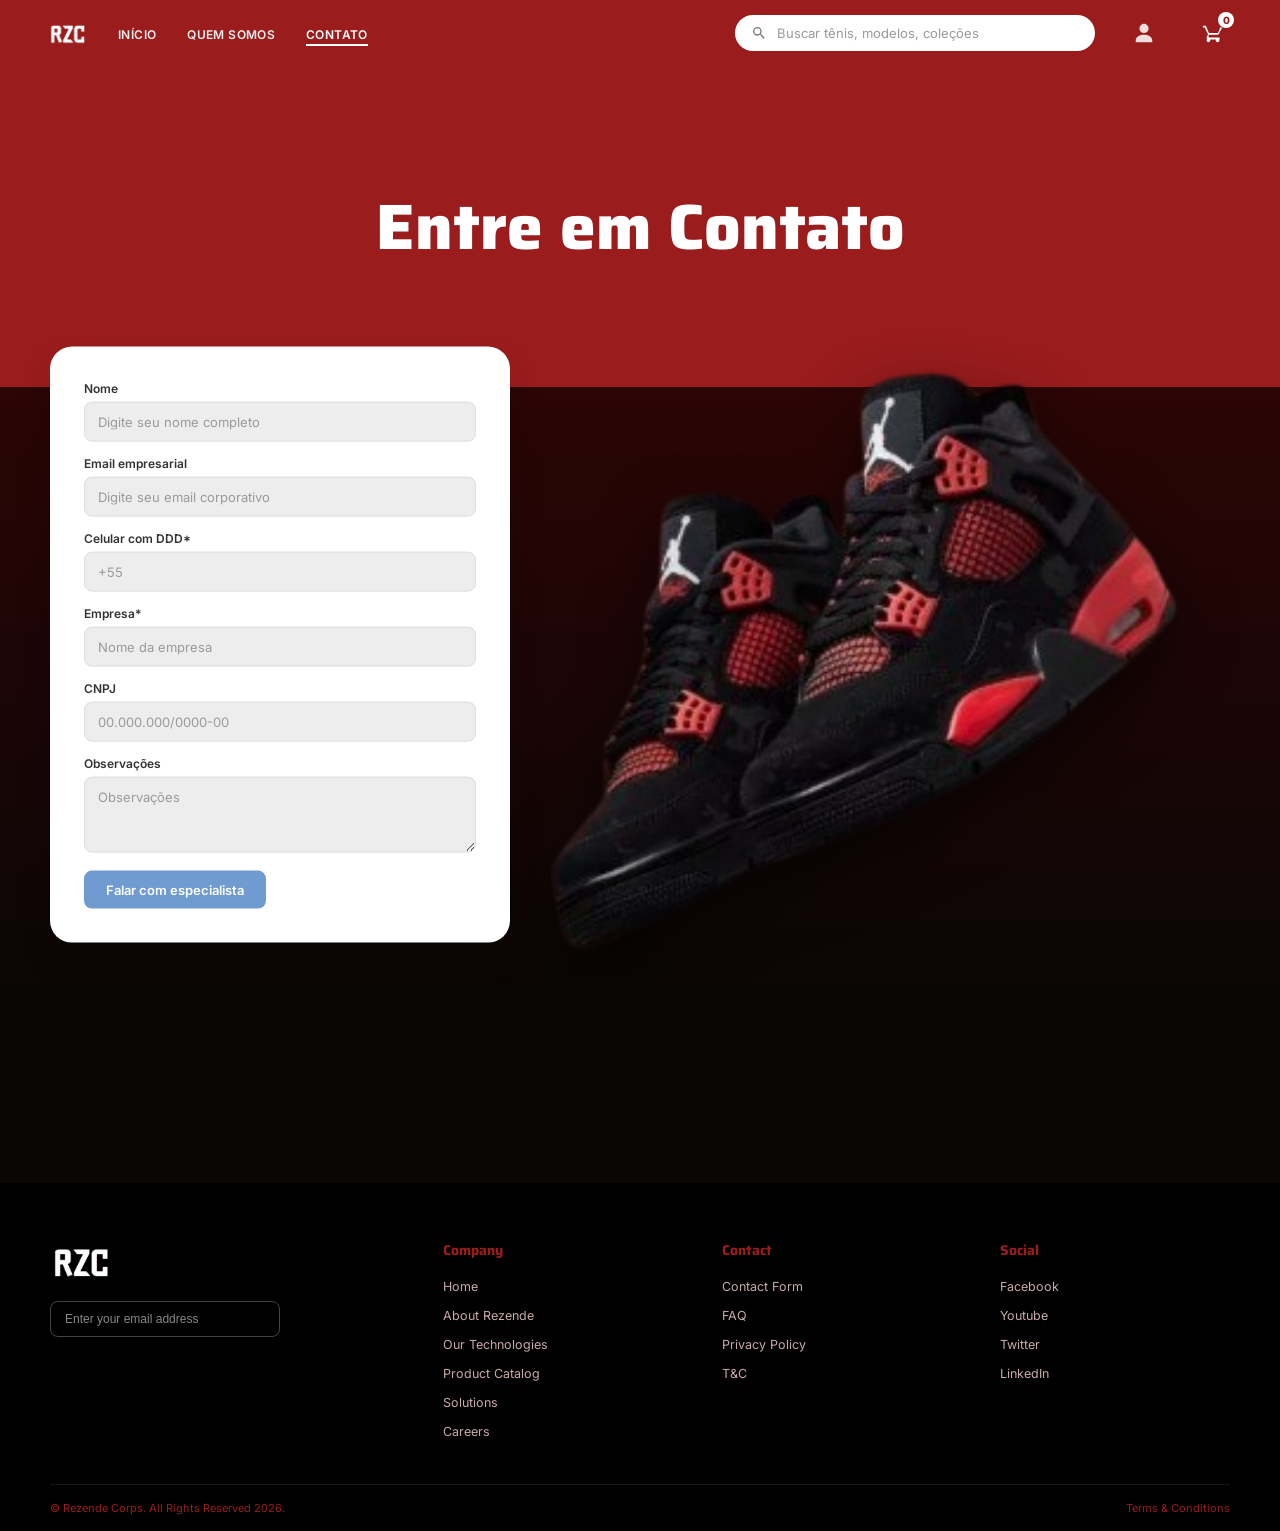
<file: contato.html>
<!DOCTYPE html>
<html lang="pt-BR">
<head>
<meta charset="UTF-8">
<meta name="viewport" content="width=device-width, initial-scale=1">
<title>RZC — Contato</title>
<link rel="preconnect" href="https://fonts.googleapis.com">
<link rel="preconnect" href="https://fonts.gstatic.com" crossorigin>
<link href="https://fonts.googleapis.com/css2?family=Saira:wght@600;700;800&family=Inter:wght@400;500;600&display=swap" rel="stylesheet">
<link rel="stylesheet" href="styles.css">
</head>
<body>
<svg width="0" height="0" style="position:absolute" aria-hidden="true">
  <symbol id="shoe" viewBox="0 0 220 120">
    <path class="shoe-upper" d="M18 88 C22 56 58 36 96 38 C120 39 134 50 148 62 C160 72 182 80 200 84 C208 86 210 90 208 92 L18 92 Z"/>
    <path class="shoe-accent" d="M58 86 C92 66 124 64 176 80 C140 80 108 82 78 88 Z"/>
    <path class="shoe-toe" d="M150 64 C162 73 184 80 200 84 C204 85 206 88 205 90 L150 90 Z"/>
    <path class="shoe-sole" d="M14 90 C9 106 24 110 36 110 L188 110 C204 110 210 100 207 92 L205 88 C206 92 200 94 188 94 L34 94 C24 94 17 93 16 89 Z"/>
    <path class="shoe-laces" d="M70 54 L94 47 M73 63 L99 55 M77 72 L104 63"/>
  </symbol>
  <symbol id="ic-cart" viewBox="0 0 24 24"><path d="M7 18c-1.1 0-2 .9-2 2s.9 2 2 2 2-.9 2-2-.9-2-2-2zm10 0c-1.1 0-2 .9-2 2s.9 2 2 2 2-.9 2-2-.9-2-2-2zM7.2 14h9.4c.7 0 1.3-.4 1.6-1l3.6-6.5-1.7-1L17.5 12H7.5L4.3 4H1v2h2l3.6 7.6-1.4 2.5C4.5 17.4 5.5 19 7.2 19h12v-2H7.2z"/></symbol>
  <symbol id="ic-search" viewBox="0 0 24 24"><path d="M15.5 14h-.8l-.3-.3a6.5 6.5 0 1 0-.7.7l.3.3v.8l5 5 1.5-1.5-5-5zm-6 0a4.5 4.5 0 1 1 0-9 4.5 4.5 0 0 1 0 9z"/></symbol>
  <symbol id="ic-user" viewBox="0 0 24 24"><path d="M12 12a5 5 0 1 0 0-10 5 5 0 0 0 0 10zm0 2c-4 0-9 2-9 6v2h18v-2c0-4-5-6-9-6z"/></symbol>
  <symbol id="ic-lock" viewBox="0 0 24 24"><path d="M18 8h-1V6a5 5 0 0 0-10 0v2H6a2 2 0 0 0-2 2v10a2 2 0 0 0 2 2h12a2 2 0 0 0 2-2V10a2 2 0 0 0-2-2zm-6 9a2 2 0 1 1 0-4 2 2 0 0 1 0 4zm3-9H9V6a3 3 0 0 1 6 0v2z"/></symbol>
</svg><header class="nav">
  <a class="nav-logo" href="index.html"><img class="nav-logo-img" src="img/logoprincipal.png" alt="RZC"></a>
  <nav><ul class="nav-links" style="display:flex;list-style:none;margin:0;padding:0;gap:clamp(14px,2.4vw,34px)">
    <li><a href="index.html">Início</a></li>
    <li><a href="quem-somos.html">Quem somos</a></li>
    <li><a href="contato.html" aria-current="page">Contato</a></li>
  </ul></nav>
  <form class="nav-search" action="catalogo.html">
    <svg><use href="#ic-search"/></svg>
    <input type="search" name="q" placeholder="Buscar tênis, modelos, coleções" aria-label="Buscar">
  </form>
  <a class="nav-user" href="perfil.html" aria-label="Minha conta"><svg><use href="#ic-user"/></svg></a>
  <a class="nav-cart" href="#" aria-label="Carrinho"><svg><use href="#ic-cart"/></svg></a>
</header>
<main>
  <section class="banner"><div class="wrap"><h1 class="banner-title">Entre em Contato</h1></div></section>
  <section class="section-dark">
    <div class="wrap">
      <div class="contact-split">
        <form class="form-card" action="#">
          <div class="field"><label for="nome">Nome</label><input id="nome" placeholder="Digite seu nome completo"></div>
          <div class="field"><label for="email">Email empresarial</label><input id="email" type="email" placeholder="Digite seu email corporativo"></div>
          <div class="field"><label for="tel">Celular com DDD*</label><input id="tel" placeholder="+55"></div>
          <div class="field"><label for="empresa">Empresa*</label><input id="empresa" placeholder="Nome da empresa"></div>
          <div class="field"><label for="cnpj">CNPJ</label><input id="cnpj" placeholder="00.000.000/0000-00"></div>
          <div class="field"><label for="obs">Observações</label><textarea id="obs" placeholder="Observações"></textarea></div>
          <button class="btn-specialist" type="submit">Falar com especialista</button>
        </form>
        <div class="contact-shoe"><img src="img/jordanfundocontato.png" alt="Air Jordan 4 Red Thunder"></div>
      </div>
    </div>
  </section>
</main>
<footer class="footer">
  <div class="wrap">
    <div class="footer-grid">
      <div>
        <div class="footer-logo"><img class="footer-logo-img" src="img/logoprincipal.png" alt="RZC"></div>
        <form class="newsletter" action="#"><input type="email" placeholder="Enter your email address" aria-label="E-mail"></form>
      </div>
      <div class="footer-col"><h4>Company</h4><ul>
        <li><a href="index.html">Home</a></li>
        <li><a href="quem-somos.html">About Rezende</a></li>
        <li><a href="#">Our Technologies</a></li>
        <li><a href="catalogo.html">Product Catalog</a></li>
        <li><a href="#">Solutions</a></li>
        <li><a href="#">Careers</a></li>
      </ul></div>
      <div class="footer-col"><h4>Contact</h4><ul>
        <li><a href="contato.html">Contact Form</a></li>
        <li><a href="#">FAQ</a></li>
        <li><a href="#">Privacy Policy</a></li>
        <li><a href="#">T&amp;C</a></li>
      </ul></div>
      <div class="footer-col"><h4>Social</h4><ul>
        <li><a href="#">Facebook</a></li>
        <li><a href="#">Youtube</a></li>
        <li><a href="#">Twitter</a></li>
        <li><a href="#">LinkedIn</a></li>
      </ul></div>
    </div>
    <div class="footer-bottom">
      <span>© Rezende Corps. All Rights Reserved 2026.</span>
      <span>Terms &amp; Conditions</span>
    </div>
  </div>
</footer>
<script src="cart.js" defer></script>
<script src="catalog.js" defer></script>
</body>
</html>
</file>
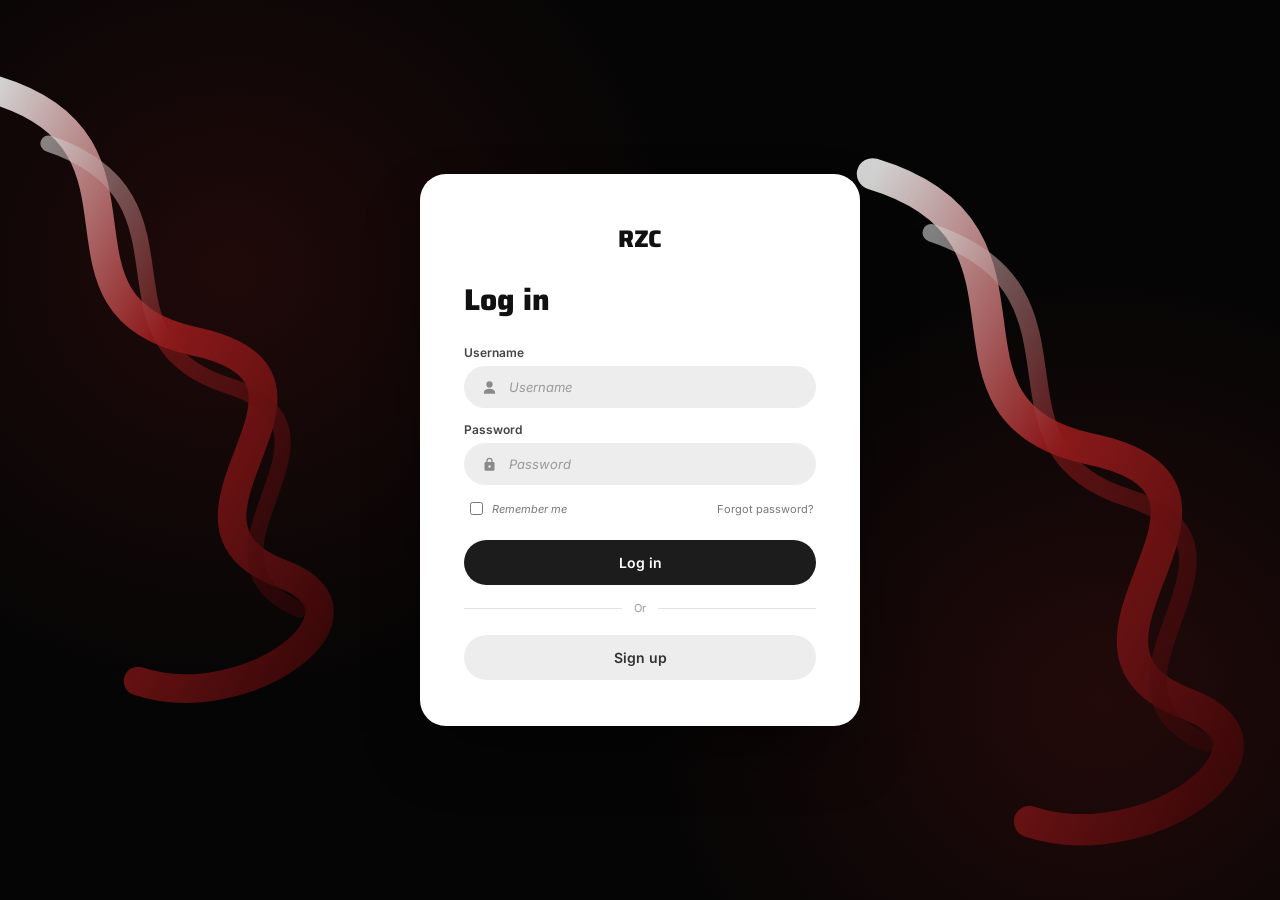
<file: login.html>
<!DOCTYPE html>
<html lang="pt-BR">
<head>
<meta charset="UTF-8">
<meta name="viewport" content="width=device-width, initial-scale=1">
<title>RZC — Login</title>
<link rel="preconnect" href="https://fonts.googleapis.com">
<link rel="preconnect" href="https://fonts.gstatic.com" crossorigin>
<link href="https://fonts.googleapis.com/css2?family=Saira:wght@600;700;800&family=Inter:wght@400;500;600&display=swap" rel="stylesheet">
<link rel="stylesheet" href="styles.css">
</head>
<body>
<svg width="0" height="0" style="position:absolute" aria-hidden="true">
  <symbol id="shoe" viewBox="0 0 220 120">
    <path class="shoe-upper" d="M18 88 C22 56 58 36 96 38 C120 39 134 50 148 62 C160 72 182 80 200 84 C208 86 210 90 208 92 L18 92 Z"/>
    <path class="shoe-accent" d="M58 86 C92 66 124 64 176 80 C140 80 108 82 78 88 Z"/>
    <path class="shoe-toe" d="M150 64 C162 73 184 80 200 84 C204 85 206 88 205 90 L150 90 Z"/>
    <path class="shoe-sole" d="M14 90 C9 106 24 110 36 110 L188 110 C204 110 210 100 207 92 L205 88 C206 92 200 94 188 94 L34 94 C24 94 17 93 16 89 Z"/>
    <path class="shoe-laces" d="M70 54 L94 47 M73 63 L99 55 M77 72 L104 63"/>
  </symbol>
  <symbol id="ic-cart" viewBox="0 0 24 24"><path d="M7 18c-1.1 0-2 .9-2 2s.9 2 2 2 2-.9 2-2-.9-2-2-2zm10 0c-1.1 0-2 .9-2 2s.9 2 2 2 2-.9 2-2-.9-2-2-2zM7.2 14h9.4c.7 0 1.3-.4 1.6-1l3.6-6.5-1.7-1L17.5 12H7.5L4.3 4H1v2h2l3.6 7.6-1.4 2.5C4.5 17.4 5.5 19 7.2 19h12v-2H7.2z"/></symbol>
  <symbol id="ic-search" viewBox="0 0 24 24"><path d="M15.5 14h-.8l-.3-.3a6.5 6.5 0 1 0-.7.7l.3.3v.8l5 5 1.5-1.5-5-5zm-6 0a4.5 4.5 0 1 1 0-9 4.5 4.5 0 0 1 0 9z"/></symbol>
  <symbol id="ic-user" viewBox="0 0 24 24"><path d="M12 12a5 5 0 1 0 0-10 5 5 0 0 0 0 10zm0 2c-4 0-9 2-9 6v2h18v-2c0-4-5-6-9-6z"/></symbol>
  <symbol id="ic-lock" viewBox="0 0 24 24"><path d="M18 8h-1V6a5 5 0 0 0-10 0v2H6a2 2 0 0 0-2 2v10a2 2 0 0 0 2 2h12a2 2 0 0 0 2-2V10a2 2 0 0 0-2-2zm-6 9a2 2 0 1 1 0-4 2 2 0 0 1 0 4zm3-9H9V6a3 3 0 0 1 6 0v2z"/></symbol>
</svg>
<main class="auth">
  <svg class="swirl swirl-left" viewBox="0 0 300 400" aria-hidden="true">
  <defs><linearGradient id="g-swirl-left" x1="0" y1="0" x2="1" y2="1">
    <stop offset="0" stop-color="#e9e9e9"/><stop offset=".45" stop-color="#9a1c1d"/>
    <stop offset="1" stop-color="#3a0708"/></linearGradient></defs>
  <path fill="none" stroke="url(#g-swirl-left)" stroke-width="16" stroke-linecap="round"
    d="M40 30 C140 60 60 150 150 170 C250 190 120 270 200 300 C260 322 180 380 120 360"/>
  <path fill="none" stroke="url(#g-swirl-left)" stroke-width="9" stroke-linecap="round" opacity=".6"
    d="M70 60 C160 90 90 170 170 195 C250 220 140 290 210 320"/>
</svg>
  <svg class="swirl swirl-right" viewBox="0 0 300 400" aria-hidden="true">
  <defs><linearGradient id="g-swirl-right" x1="0" y1="0" x2="1" y2="1">
    <stop offset="0" stop-color="#e9e9e9"/><stop offset=".45" stop-color="#9a1c1d"/>
    <stop offset="1" stop-color="#3a0708"/></linearGradient></defs>
  <path fill="none" stroke="url(#g-swirl-right)" stroke-width="16" stroke-linecap="round"
    d="M40 30 C140 60 60 150 150 170 C250 190 120 270 200 300 C260 322 180 380 120 360"/>
  <path fill="none" stroke="url(#g-swirl-right)" stroke-width="9" stroke-linecap="round" opacity=".6"
    d="M70 60 C160 90 90 170 170 195 C250 220 140 290 210 320"/>
</svg>
  <form class="auth-card" action="perfil.html">
    <div class="auth-brand">RZC</div>
    <h1>Log in</h1>
    <div class="auth-label">Username</div>
    <div class="input-icon"><svg><use href="#ic-user"/></svg><input placeholder="Username" aria-label="Username"></div>
    <div class="auth-label">Password</div>
    <div class="input-icon"><svg><use href="#ic-lock"/></svg><input type="password" placeholder="Password" aria-label="Password"></div>
    <div class="auth-options">
      <label><input type="checkbox"> Remember me</label>
      <a href="#">Forgot password?</a>
    </div>
    <button class="btn-dark" type="submit">Log in</button>
    <div class="auth-or">Or</div>
    <a href="cadastro.html"><button class="btn-dark btn-soft" type="button">Sign up</button></a>
  </form>
</main>
</body>
</html>
</file>
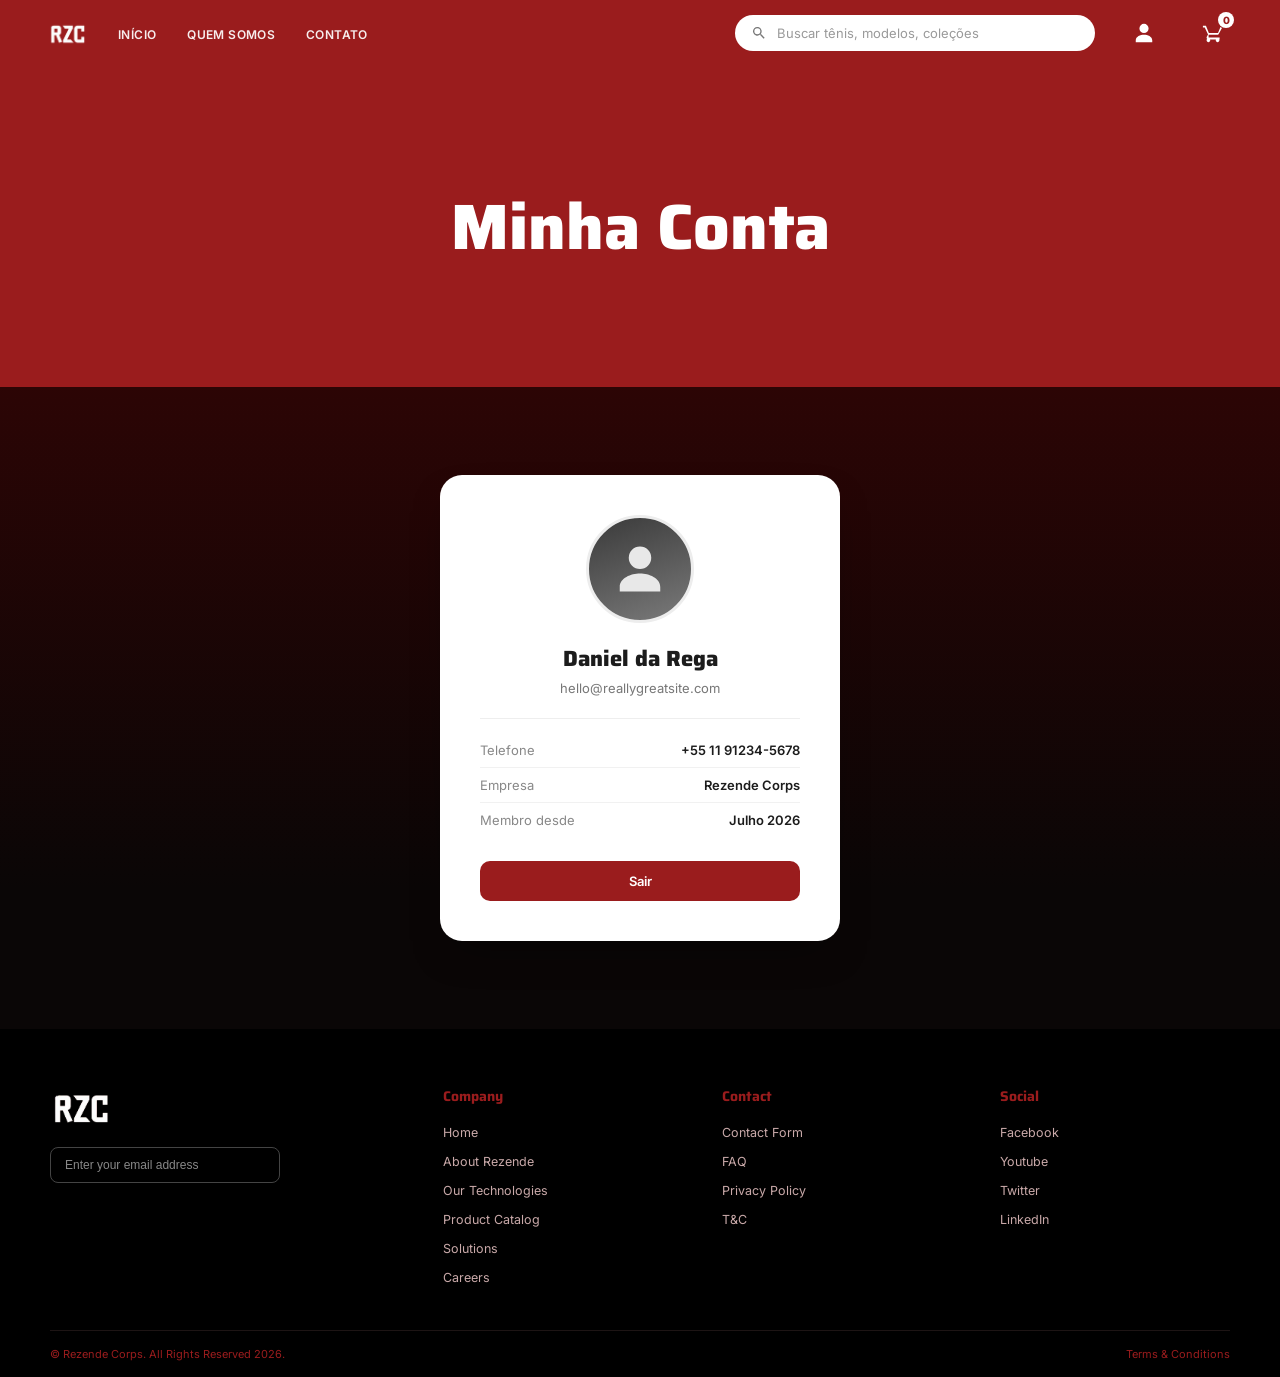
<file: perfil.html>
<!DOCTYPE html>
<html lang="pt-BR">
<head>
<meta charset="UTF-8">
<meta name="viewport" content="width=device-width, initial-scale=1">
<title>RZC — Minha Conta</title>
<link rel="preconnect" href="https://fonts.googleapis.com">
<link rel="preconnect" href="https://fonts.gstatic.com" crossorigin>
<link href="https://fonts.googleapis.com/css2?family=Saira:wght@600;700;800&family=Inter:wght@400;500;600&display=swap" rel="stylesheet">
<link rel="stylesheet" href="styles.css">
</head>
<body>
<svg width="0" height="0" style="position:absolute" aria-hidden="true">
  <symbol id="shoe" viewBox="0 0 220 120">
    <path class="shoe-upper" d="M18 88 C22 56 58 36 96 38 C120 39 134 50 148 62 C160 72 182 80 200 84 C208 86 210 90 208 92 L18 92 Z"/>
    <path class="shoe-accent" d="M58 86 C92 66 124 64 176 80 C140 80 108 82 78 88 Z"/>
    <path class="shoe-toe" d="M150 64 C162 73 184 80 200 84 C204 85 206 88 205 90 L150 90 Z"/>
    <path class="shoe-sole" d="M14 90 C9 106 24 110 36 110 L188 110 C204 110 210 100 207 92 L205 88 C206 92 200 94 188 94 L34 94 C24 94 17 93 16 89 Z"/>
    <path class="shoe-laces" d="M70 54 L94 47 M73 63 L99 55 M77 72 L104 63"/>
  </symbol>
  <symbol id="ic-cart" viewBox="0 0 24 24"><path d="M7 18c-1.1 0-2 .9-2 2s.9 2 2 2 2-.9 2-2-.9-2-2-2zm10 0c-1.1 0-2 .9-2 2s.9 2 2 2 2-.9 2-2-.9-2-2-2zM7.2 14h9.4c.7 0 1.3-.4 1.6-1l3.6-6.5-1.7-1L17.5 12H7.5L4.3 4H1v2h2l3.6 7.6-1.4 2.5C4.5 17.4 5.5 19 7.2 19h12v-2H7.2z"/></symbol>
  <symbol id="ic-search" viewBox="0 0 24 24"><path d="M15.5 14h-.8l-.3-.3a6.5 6.5 0 1 0-.7.7l.3.3v.8l5 5 1.5-1.5-5-5zm-6 0a4.5 4.5 0 1 1 0-9 4.5 4.5 0 0 1 0 9z"/></symbol>
  <symbol id="ic-user" viewBox="0 0 24 24"><path d="M12 12a5 5 0 1 0 0-10 5 5 0 0 0 0 10zm0 2c-4 0-9 2-9 6v2h18v-2c0-4-5-6-9-6z"/></symbol>
  <symbol id="ic-lock" viewBox="0 0 24 24"><path d="M18 8h-1V6a5 5 0 0 0-10 0v2H6a2 2 0 0 0-2 2v10a2 2 0 0 0 2 2h12a2 2 0 0 0 2-2V10a2 2 0 0 0-2-2zm-6 9a2 2 0 1 1 0-4 2 2 0 0 1 0 4zm3-9H9V6a3 3 0 0 1 6 0v2z"/></symbol>
</svg><header class="nav">
  <a class="nav-logo" href="index.html"><img class="nav-logo-img" src="img/logoprincipal.png" alt="RZC"></a>
  <nav><ul class="nav-links" style="display:flex;list-style:none;margin:0;padding:0;gap:clamp(14px,2.4vw,34px)">
    <li><a href="index.html">Início</a></li>
    <li><a href="quem-somos.html">Quem somos</a></li>
    <li><a href="contato.html">Contato</a></li>
  </ul></nav>
  <form class="nav-search" action="catalogo.html">
    <svg><use href="#ic-search"/></svg>
    <input type="search" name="q" placeholder="Buscar tênis, modelos, coleções" aria-label="Buscar">
  </form>
  <a class="nav-user" href="perfil.html" aria-current="page" aria-label="Minha conta"><svg><use href="#ic-user"/></svg></a>
  <a class="nav-cart" href="#" aria-label="Carrinho"><svg><use href="#ic-cart"/></svg></a>
</header>
<main>
  <section class="banner"><div class="wrap"><h1 class="banner-title">Minha Conta</h1></div></section>
  <section class="section-dark section-pad">
    <div class="wrap">
      <div class="profile-wrap">
        <div class="profile-card">
          <div class="avatar"><svg><use href="#ic-user"/></svg></div>
          <h2 class="profile-name">Daniel da Rega</h2>
          <p class="profile-email">hello@reallygreatsite.com</p>
          <div class="profile-info">
            <div class="profile-row"><span>Telefone</span><span>+55 11 91234-5678</span></div>
            <div class="profile-row"><span>Empresa</span><span>Rezende Corps</span></div>
            <div class="profile-row"><span>Membro desde</span><span>Julho 2026</span></div>
          </div>
          <a class="btn-logout" href="login.html">Sair</a>
        </div>
      </div>
    </div>
  </section>
</main>
<footer class="footer">
  <div class="wrap">
    <div class="footer-grid">
      <div>
        <div class="footer-logo"><img class="footer-logo-img" src="img/logoprincipal.png" alt="RZC"></div>
        <form class="newsletter" action="#"><input type="email" placeholder="Enter your email address" aria-label="E-mail"></form>
      </div>
      <div class="footer-col"><h4>Company</h4><ul>
        <li><a href="index.html">Home</a></li>
        <li><a href="quem-somos.html">About Rezende</a></li>
        <li><a href="#">Our Technologies</a></li>
        <li><a href="catalogo.html">Product Catalog</a></li>
        <li><a href="#">Solutions</a></li>
        <li><a href="#">Careers</a></li>
      </ul></div>
      <div class="footer-col"><h4>Contact</h4><ul>
        <li><a href="contato.html">Contact Form</a></li>
        <li><a href="#">FAQ</a></li>
        <li><a href="#">Privacy Policy</a></li>
        <li><a href="#">T&amp;C</a></li>
      </ul></div>
      <div class="footer-col"><h4>Social</h4><ul>
        <li><a href="#">Facebook</a></li>
        <li><a href="#">Youtube</a></li>
        <li><a href="#">Twitter</a></li>
        <li><a href="#">LinkedIn</a></li>
      </ul></div>
    </div>
    <div class="footer-bottom">
      <span>© Rezende Corps. All Rights Reserved 2026.</span>
      <span>Terms &amp; Conditions</span>
    </div>
  </div>
</footer>
<script src="cart.js" defer></script>
<script src="catalog.js" defer></script>
</body>
</html>
</file>
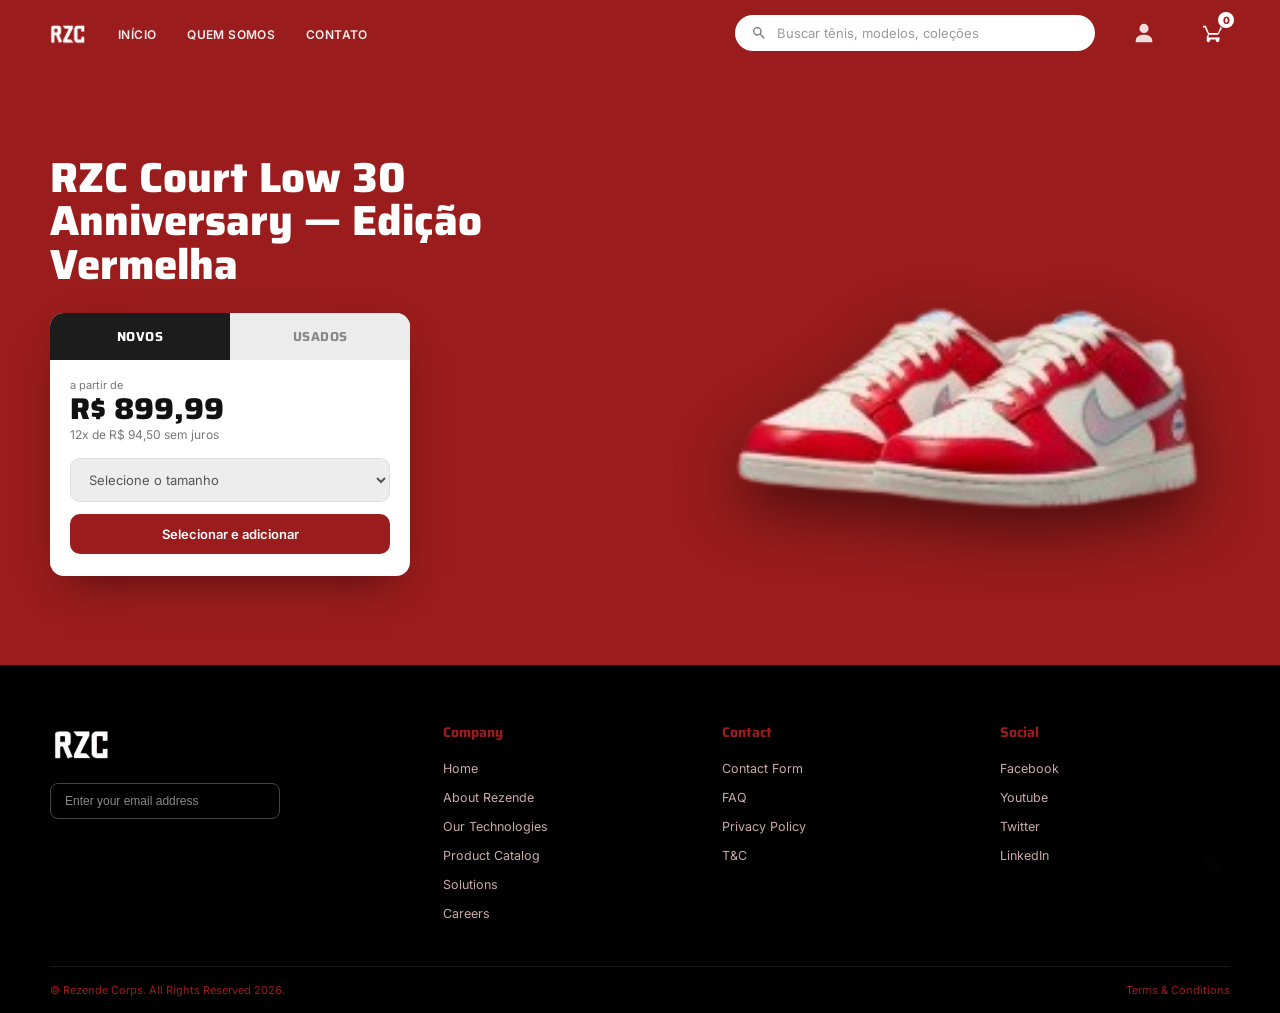
<file: produto.html>
<!DOCTYPE html>
<html lang="pt-BR">
<head>
<meta charset="UTF-8">
<meta name="viewport" content="width=device-width, initial-scale=1">
<title>RZC — Produto</title>
<link rel="preconnect" href="https://fonts.googleapis.com">
<link rel="preconnect" href="https://fonts.gstatic.com" crossorigin>
<link href="https://fonts.googleapis.com/css2?family=Saira:wght@600;700;800&family=Inter:wght@400;500;600&display=swap" rel="stylesheet">
<link rel="stylesheet" href="styles.css">
</head>
<body>
<svg width="0" height="0" style="position:absolute" aria-hidden="true">
  <symbol id="shoe" viewBox="0 0 220 120">
    <path class="shoe-upper" d="M18 88 C22 56 58 36 96 38 C120 39 134 50 148 62 C160 72 182 80 200 84 C208 86 210 90 208 92 L18 92 Z"/>
    <path class="shoe-accent" d="M58 86 C92 66 124 64 176 80 C140 80 108 82 78 88 Z"/>
    <path class="shoe-toe" d="M150 64 C162 73 184 80 200 84 C204 85 206 88 205 90 L150 90 Z"/>
    <path class="shoe-sole" d="M14 90 C9 106 24 110 36 110 L188 110 C204 110 210 100 207 92 L205 88 C206 92 200 94 188 94 L34 94 C24 94 17 93 16 89 Z"/>
    <path class="shoe-laces" d="M70 54 L94 47 M73 63 L99 55 M77 72 L104 63"/>
  </symbol>
  <symbol id="ic-cart" viewBox="0 0 24 24"><path d="M7 18c-1.1 0-2 .9-2 2s.9 2 2 2 2-.9 2-2-.9-2-2-2zm10 0c-1.1 0-2 .9-2 2s.9 2 2 2 2-.9 2-2-.9-2-2-2zM7.2 14h9.4c.7 0 1.3-.4 1.6-1l3.6-6.5-1.7-1L17.5 12H7.5L4.3 4H1v2h2l3.6 7.6-1.4 2.5C4.5 17.4 5.5 19 7.2 19h12v-2H7.2z"/></symbol>
  <symbol id="ic-search" viewBox="0 0 24 24"><path d="M15.5 14h-.8l-.3-.3a6.5 6.5 0 1 0-.7.7l.3.3v.8l5 5 1.5-1.5-5-5zm-6 0a4.5 4.5 0 1 1 0-9 4.5 4.5 0 0 1 0 9z"/></symbol>
  <symbol id="ic-user" viewBox="0 0 24 24"><path d="M12 12a5 5 0 1 0 0-10 5 5 0 0 0 0 10zm0 2c-4 0-9 2-9 6v2h18v-2c0-4-5-6-9-6z"/></symbol>
  <symbol id="ic-lock" viewBox="0 0 24 24"><path d="M18 8h-1V6a5 5 0 0 0-10 0v2H6a2 2 0 0 0-2 2v10a2 2 0 0 0 2 2h12a2 2 0 0 0 2-2V10a2 2 0 0 0-2-2zm-6 9a2 2 0 1 1 0-4 2 2 0 0 1 0 4zm3-9H9V6a3 3 0 0 1 6 0v2z"/></symbol>
</svg><header class="nav">
  <a class="nav-logo" href="index.html"><img class="nav-logo-img" src="img/logoprincipal.png" alt="RZC"></a>
  <nav><ul class="nav-links" style="display:flex;list-style:none;margin:0;padding:0;gap:clamp(14px,2.4vw,34px)">
    <li><a href="index.html">Início</a></li>
    <li><a href="quem-somos.html">Quem somos</a></li>
    <li><a href="contato.html">Contato</a></li>
  </ul></nav>
  <form class="nav-search" action="catalogo.html">
    <svg><use href="#ic-search"/></svg>
    <input type="search" name="q" placeholder="Buscar tênis, modelos, coleções" aria-label="Buscar">
  </form>
  <a class="nav-user" href="perfil.html" aria-label="Minha conta"><svg><use href="#ic-user"/></svg></a>
  <a class="nav-cart" href="#" aria-label="Carrinho"><svg><use href="#ic-cart"/></svg></a>
</header>
<main>
  <section class="banner">
    <div class="wrap">
      <div class="split">
        <div>
          <h1 class="product-title">RZC Court Low 30<br>Anniversary — Edição Vermelha</h1>
          <div class="buy-card">
            <div class="buy-tabs" role="tablist">
              <button role="tab" aria-selected="true">NOVOS</button>
              <button role="tab" aria-selected="false">USADOS</button>
            </div>
            <div class="buy-body">
              <div class="buy-from">a partir de</div>
              <div class="buy-price">R$ 899,99</div>
              <div class="buy-installment">12x de R$ 94,50 sem juros</div>
              <div class="buy-old" hidden></div>
              <select class="buy-select" aria-label="Tamanho">
                <option>Selecione o tamanho</option>
                <option>37</option><option>38</option><option>39</option>
                <option>40</option><option>41</option><option>42</option>
              </select>
              <button type="button" class="buy-add">Selecionar e adicionar</button>
            </div>
          </div>
        </div>
        <div class="shoe-stage"><img src="img/jordanproduct.png" alt="WNBA x Nike Dunk Low 30th Anniversary Action Red Feminino"></div>
      </div>
    </div>
    <img class="z-mark" src="img/logosegundaria.png" alt="" aria-hidden="true">
  </section>
</main>
<footer class="footer">
  <div class="wrap">
    <div class="footer-grid">
      <div>
        <div class="footer-logo"><img class="footer-logo-img" src="img/logoprincipal.png" alt="RZC"></div>
        <form class="newsletter" action="#"><input type="email" placeholder="Enter your email address" aria-label="E-mail"></form>
      </div>
      <div class="footer-col"><h4>Company</h4><ul>
        <li><a href="index.html">Home</a></li>
        <li><a href="quem-somos.html">About Rezende</a></li>
        <li><a href="#">Our Technologies</a></li>
        <li><a href="catalogo.html">Product Catalog</a></li>
        <li><a href="#">Solutions</a></li>
        <li><a href="#">Careers</a></li>
      </ul></div>
      <div class="footer-col"><h4>Contact</h4><ul>
        <li><a href="contato.html">Contact Form</a></li>
        <li><a href="#">FAQ</a></li>
        <li><a href="#">Privacy Policy</a></li>
        <li><a href="#">T&amp;C</a></li>
      </ul></div>
      <div class="footer-col"><h4>Social</h4><ul>
        <li><a href="#">Facebook</a></li>
        <li><a href="#">Youtube</a></li>
        <li><a href="#">Twitter</a></li>
        <li><a href="#">LinkedIn</a></li>
      </ul></div>
    </div>
    <div class="footer-bottom">
      <span>© Rezende Corps. All Rights Reserved 2026.</span>
      <span>Terms &amp; Conditions</span>
    </div>
  </div>
</footer>
<script src="cart.js" defer></script>
<script src="catalog.js" defer></script>
</body>
</html>
</file>
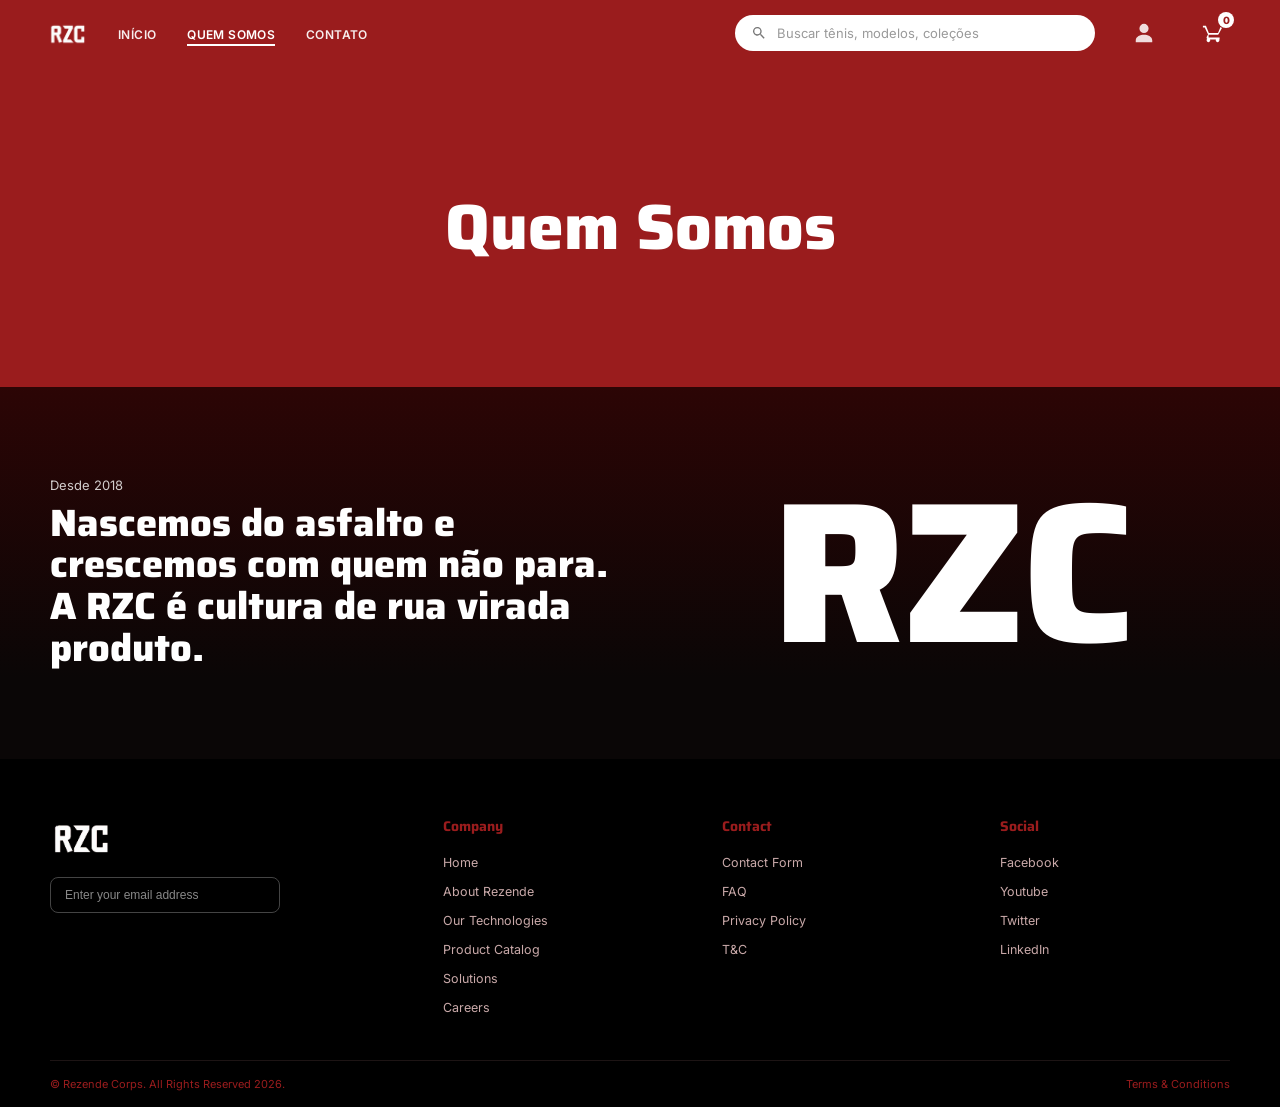
<file: quem-somos.html>
<!DOCTYPE html>
<html lang="pt-BR">
<head>
<meta charset="UTF-8">
<meta name="viewport" content="width=device-width, initial-scale=1">
<title>RZC — Quem somos</title>
<link rel="preconnect" href="https://fonts.googleapis.com">
<link rel="preconnect" href="https://fonts.gstatic.com" crossorigin>
<link href="https://fonts.googleapis.com/css2?family=Saira:wght@600;700;800&family=Inter:wght@400;500;600&display=swap" rel="stylesheet">
<link rel="stylesheet" href="styles.css">
</head>
<body>
<svg width="0" height="0" style="position:absolute" aria-hidden="true">
  <symbol id="shoe" viewBox="0 0 220 120">
    <path class="shoe-upper" d="M18 88 C22 56 58 36 96 38 C120 39 134 50 148 62 C160 72 182 80 200 84 C208 86 210 90 208 92 L18 92 Z"/>
    <path class="shoe-accent" d="M58 86 C92 66 124 64 176 80 C140 80 108 82 78 88 Z"/>
    <path class="shoe-toe" d="M150 64 C162 73 184 80 200 84 C204 85 206 88 205 90 L150 90 Z"/>
    <path class="shoe-sole" d="M14 90 C9 106 24 110 36 110 L188 110 C204 110 210 100 207 92 L205 88 C206 92 200 94 188 94 L34 94 C24 94 17 93 16 89 Z"/>
    <path class="shoe-laces" d="M70 54 L94 47 M73 63 L99 55 M77 72 L104 63"/>
  </symbol>
  <symbol id="ic-cart" viewBox="0 0 24 24"><path d="M7 18c-1.1 0-2 .9-2 2s.9 2 2 2 2-.9 2-2-.9-2-2-2zm10 0c-1.1 0-2 .9-2 2s.9 2 2 2 2-.9 2-2-.9-2-2-2zM7.2 14h9.4c.7 0 1.3-.4 1.6-1l3.6-6.5-1.7-1L17.5 12H7.5L4.3 4H1v2h2l3.6 7.6-1.4 2.5C4.5 17.4 5.5 19 7.2 19h12v-2H7.2z"/></symbol>
  <symbol id="ic-search" viewBox="0 0 24 24"><path d="M15.5 14h-.8l-.3-.3a6.5 6.5 0 1 0-.7.7l.3.3v.8l5 5 1.5-1.5-5-5zm-6 0a4.5 4.5 0 1 1 0-9 4.5 4.5 0 0 1 0 9z"/></symbol>
  <symbol id="ic-user" viewBox="0 0 24 24"><path d="M12 12a5 5 0 1 0 0-10 5 5 0 0 0 0 10zm0 2c-4 0-9 2-9 6v2h18v-2c0-4-5-6-9-6z"/></symbol>
  <symbol id="ic-lock" viewBox="0 0 24 24"><path d="M18 8h-1V6a5 5 0 0 0-10 0v2H6a2 2 0 0 0-2 2v10a2 2 0 0 0 2 2h12a2 2 0 0 0 2-2V10a2 2 0 0 0-2-2zm-6 9a2 2 0 1 1 0-4 2 2 0 0 1 0 4zm3-9H9V6a3 3 0 0 1 6 0v2z"/></symbol>
</svg><header class="nav">
  <a class="nav-logo" href="index.html"><img class="nav-logo-img" src="img/logoprincipal.png" alt="RZC"></a>
  <nav><ul class="nav-links" style="display:flex;list-style:none;margin:0;padding:0;gap:clamp(14px,2.4vw,34px)">
    <li><a href="index.html">Início</a></li>
    <li><a href="quem-somos.html" aria-current="page">Quem somos</a></li>
    <li><a href="contato.html">Contato</a></li>
  </ul></nav>
  <form class="nav-search" action="catalogo.html">
    <svg><use href="#ic-search"/></svg>
    <input type="search" name="q" placeholder="Buscar tênis, modelos, coleções" aria-label="Buscar">
  </form>
  <a class="nav-user" href="perfil.html" aria-label="Minha conta"><svg><use href="#ic-user"/></svg></a>
  <a class="nav-cart" href="#" aria-label="Carrinho"><svg><use href="#ic-cart"/></svg></a>
</header>
<main>
  <section class="banner"><div class="wrap"><h1 class="banner-title">Quem Somos</h1></div></section>
  <section class="section-dark">
    <div class="wrap">
      <div class="split">
        <div>
          <p class="eyebrow">Desde 2018</p>
          <h2>Nascemos do asfalto e crescemos com quem não para. A RZC é cultura de rua virada produto.</h2>
        </div>
        <div class="bigmark" aria-hidden="true">RZC</div>
      </div>
    </div>
  </section>
</main>
<footer class="footer">
  <div class="wrap">
    <div class="footer-grid">
      <div>
        <div class="footer-logo"><img class="footer-logo-img" src="img/logoprincipal.png" alt="RZC"></div>
        <form class="newsletter" action="#"><input type="email" placeholder="Enter your email address" aria-label="E-mail"></form>
      </div>
      <div class="footer-col"><h4>Company</h4><ul>
        <li><a href="index.html">Home</a></li>
        <li><a href="quem-somos.html">About Rezende</a></li>
        <li><a href="#">Our Technologies</a></li>
        <li><a href="catalogo.html">Product Catalog</a></li>
        <li><a href="#">Solutions</a></li>
        <li><a href="#">Careers</a></li>
      </ul></div>
      <div class="footer-col"><h4>Contact</h4><ul>
        <li><a href="contato.html">Contact Form</a></li>
        <li><a href="#">FAQ</a></li>
        <li><a href="#">Privacy Policy</a></li>
        <li><a href="#">T&amp;C</a></li>
      </ul></div>
      <div class="footer-col"><h4>Social</h4><ul>
        <li><a href="#">Facebook</a></li>
        <li><a href="#">Youtube</a></li>
        <li><a href="#">Twitter</a></li>
        <li><a href="#">LinkedIn</a></li>
      </ul></div>
    </div>
    <div class="footer-bottom">
      <span>© Rezende Corps. All Rights Reserved 2026.</span>
      <span>Terms &amp; Conditions</span>
    </div>
  </div>
</footer>
<script src="cart.js" defer></script>
<script src="catalog.js" defer></script>
</body>
</html>
</file>
<file: styles.css>
:root {
  --red:        #9a1c1d;
  --red-600:    #831314;
  --red-800:    #670c0d;
  --maroon:     #2c0505;
  --black:      #0a0606;
  --ink:        #1c1c1c;
  --ink-700:    #2b2b2b;
  --white:      #ffffff;
  --field:      #ededed;
  --field-line: #dcdcdc;
  --placeholder:#9a9a9a;
  --on-dark:    #f3ecec;
  --muted-dark: #c9a9a9;
  --old-price:  #8a8a8a;

  --display: "Saira", "Arial Narrow", system-ui, sans-serif;
  --body:    "Inter", system-ui, -apple-system, Segoe UI, Roboto, sans-serif;

  --maxw: 1180px;
  --radius: 14px;
  --shadow: 0 18px 40px -18px rgba(0,0,0,.55);
}

* { box-sizing: border-box; }

html { scroll-behavior: smooth; }

body {
  margin: 0;
  font-family: var(--body);
  color: var(--on-dark);
  background: var(--black);
  display: grid;
  grid-template-rows: auto 1fr auto;
  min-height: 100dvh;
  -webkit-font-smoothing: antialiased;
  overflow-x: hidden;
}

img, svg { display: block; max-width: 100%; }
a { color: inherit; text-decoration: none; }

.wrap { width: min(100% - 2rem, var(--maxw)); margin-inline: auto; }

.nav {
  position: relative;
  background: var(--red);
  display: flex;
  align-items: center;
  gap: clamp(14px, 2.4vw, 36px);
  padding: 14px clamp(16px, 4vw, 48px);
}
.nav-logo {
  font-family: var(--display);
  font-weight: 800;
  font-size: 26px;
  letter-spacing: -.5px;
  color: var(--white);
}
.nav-logo-img { height: 28px; width: auto; display: block; }
.nav-links {
  display: flex;
  gap: clamp(14px, 2.4vw, 34px);
  list-style: none;
  margin: 0; padding: 0;
}
.nav-links a {
  color: var(--white);
  font-size: 12px;
  font-weight: 600;
  letter-spacing: .4px;
  text-transform: uppercase;
  opacity: .92;
  padding-bottom: 2px;
  border-bottom: 2px solid transparent;
  transition: border-color .15s ease, opacity .15s ease;
}
.nav-links a:hover,
.nav-links a[aria-current="page"] { border-color: var(--white); opacity: 1; }

.nav-search {
  margin-left: auto;
  display: flex;
  align-items: center;
  gap: 8px;
  background: var(--white);
  border-radius: 999px;
  padding: 9px 16px;
  width: min(360px, 34vw);
}
.nav-search svg { width: 16px; height: 16px; fill: #777; flex: none; }
.nav-search input {
  border: 0; outline: 0; width: 100%;
  font-family: var(--body); font-size: 13px; color: #333; background: transparent;
}
.nav-search input::placeholder { color: var(--placeholder); }

.nav-user,
.nav-cart {
  width: 38px; height: 38px;
  display: grid; place-items: center;
  color: var(--white); flex: none;
}
.nav-user svg,
.nav-cart svg { width: 22px; height: 22px; fill: currentColor; }
.nav-user { opacity: .85; transition: opacity .15s ease; }
.nav-user:hover,
.nav-user[aria-current="page"] { opacity: 1; }

.cart-badge {
  position: absolute; top: -2px; right: -2px;
  background: var(--white); color: var(--red);
  font-size: 10px; font-weight: 800; line-height: 1;
  min-width: 16px; height: 16px; padding: 0 3px;
  border-radius: 999px; display: grid; place-items: center;
}

.cart-panel {
  position: absolute;
  top: 100%;
  right: clamp(16px, 4vw, 48px);
  margin-top: 10px;
  width: min(360px, calc(100vw - 32px));
  max-height: 76vh;
  overflow-y: auto;
  background: var(--white); color: #1c1c1c;
  border-radius: 14px;
  box-shadow: var(--shadow);
  z-index: 60;
}
.cart-panel-head {
  display: flex; align-items: center; justify-content: space-between;
  padding: 14px 16px; border-bottom: 1px solid #eee;
  font-family: var(--display); font-weight: 700;
}
.cart-close { border: 0; background: none; font-size: 20px; line-height: 1; cursor: pointer; color: #888; padding: 0; }
.cart-close:hover { color: #333; }
.cart-items { padding: 4px 10px; }
.cart-empty { padding: 22px 10px; text-align: center; color: #888; font-size: 13px; }
.cart-item { display: flex; gap: 10px; align-items: center; padding: 10px 6px; border-bottom: 1px solid #f1f1f1; }
.cart-item:last-child { border-bottom: 0; }
.cart-item img { width: 52px; height: 52px; object-fit: contain; background: #f4f4f4; border-radius: 8px; flex: none; }
.cart-item-info { flex: 1; min-width: 0; }
.cart-item-name { font-size: 12.5px; font-weight: 600; line-height: 1.3; }
.cart-item-meta { font-size: 11px; color: #777; margin-top: 2px; }
.cart-item-qty { display: flex; align-items: center; gap: 8px; margin-top: 6px; }
.qty-btn { width: 22px; height: 22px; border: 1px solid var(--field-line); background: var(--field); border-radius: 6px; cursor: pointer; font-size: 13px; line-height: 1; }
.cart-item-qty span { font-size: 12px; min-width: 12px; text-align: center; }
.cart-item-remove { border: 0; background: none; color: #aaa; font-size: 16px; cursor: pointer; flex: none; }
.cart-item-remove:hover { color: var(--red); }
.cart-panel-foot { padding: 12px 16px 16px; border-top: 1px solid #eee; }
.cart-total-row { display: flex; justify-content: space-between; font-size: 13px; font-weight: 700; margin-bottom: 10px; }
.btn-checkout { display: block; text-align: center; background: var(--red); color: #fff; border-radius: 8px; padding: 11px; font-family: var(--body); font-weight: 600; font-size: 13px; text-decoration: none; }
.btn-checkout:hover { filter: brightness(1.05); }

.banner { background: var(--red); }
.banner-title {
  text-align: center;
  font-family: var(--display);
  font-weight: 800;
  font-size: clamp(34px, 6vw, 64px);
  color: var(--white);
  padding: clamp(48px, 9vw, 110px) 0;
  margin: 0;
}

.section-dark { background: linear-gradient(180deg, var(--maroon), var(--black) 78%); }
.section-pad  { padding: clamp(40px, 7vw, 88px) 0; }

.section-heading {
  text-align: center;
  font-family: var(--display);
  font-weight: 700;
  font-size: clamp(22px, 3.4vw, 30px);
  color: var(--white);
  margin: 0 0 clamp(24px, 4vw, 40px);
}

.z-mark {
  position: absolute; right: clamp(16px, 4vw, 56px); bottom: 18px;
  width: 34px; height: auto;
  transform: skewX(-10deg); opacity: .9;
}

.hero {
  position: relative;
  display: grid;
  grid-template-columns: 1.05fr .95fr;
  align-items: center;
  gap: clamp(20px, 4vw, 48px);
  padding: clamp(36px, 6vw, 72px) 0 clamp(52px, 7vw, 88px);
}
.hero h1 {
  font-family: var(--display);
  font-weight: 800;
  font-size: clamp(28px, 4.6vw, 50px);
  line-height: 1.04;
  color: var(--white);
  margin: 0;
  max-width: 12ch;
}
.shoe-stage svg, .shoe-stage img { width: 100%; filter: drop-shadow(0 24px 30px rgba(0,0,0,.5)); }

.product-grid {
  display: grid;
  grid-template-columns: repeat(auto-fill, minmax(180px, 1fr));
  gap: clamp(12px, 1.4vw, 18px);
}
.product-rows > * + * { margin-top: clamp(14px, 2vw, 22px); }

.card {
  background: var(--white);
  color: #1c1c1c;
  border-radius: 12px;
  padding: 14px 14px 16px;
  display: flex;
  flex-direction: column;
  transition: transform .16s ease, box-shadow .16s ease;
}
.card:hover { transform: translateY(-4px); box-shadow: 0 16px 30px -14px rgba(0,0,0,.45); }
.product-grid .card { cursor: pointer; }
.product-grid .card:focus-visible { outline: 2px solid var(--red); outline-offset: 2px; }
.card-media {
  background: #f4f4f4;
  border-radius: 8px;
  padding: 12px;
  margin-bottom: 12px;
}
.card-media svg, .card-media img { width: 100%; height: 78px; object-fit: contain; }
.card-name { font-size: 11px; font-weight: 600; line-height: 1.35; min-height: 30px; }
.card-price { font-family: var(--display); font-weight: 700; color: var(--red); font-size: 14px; margin-top: 8px; }
.card-installment { font-size: 9.5px; color: #6a6a6a; margin-top: 2px; }
.card-old { font-size: 9px; color: var(--old-price); text-decoration: line-through; margin-top: 3px; }

.divider { height: 2px; background: var(--red-800); opacity: .5; border: 0; margin: clamp(20px,3vw,30px) 0; }

.split {
  position: relative;
  display: grid;
  grid-template-columns: 1fr 1fr;
  align-items: center;
  gap: clamp(24px, 5vw, 64px);
  padding: clamp(40px, 7vw, 90px) 0;
}
.split .eyebrow { color: var(--white); font-size: 13px; margin: 0 0 10px; opacity: .8; }
.split h2 {
  font-family: var(--display); font-weight: 800;
  font-size: clamp(24px, 3.6vw, 38px); line-height: 1.1;
  color: var(--white); margin: 0;
}
.bigmark {
  font-family: var(--display); font-weight: 800;
  font-size: clamp(80px, 16vw, 200px); line-height: .8;
  color: var(--white); letter-spacing: -4px; text-align: center;
}

.buy-card {
  background: var(--white); color: #1c1c1c;
  border-radius: var(--radius); box-shadow: var(--shadow);
  padding: 0; overflow: hidden; max-width: 360px;
}
.buy-tabs { display: flex; }
.buy-tabs button {
  flex: 1; border: 0; padding: 13px; cursor: pointer;
  font-family: var(--display); font-weight: 700; font-size: 13px; letter-spacing: .5px;
  background: #ececec; color: #888;
}
.buy-tabs button[aria-selected="true"] { background: #1c1c1c; color: #fff; }
.buy-body { padding: 18px 20px 22px; }
.buy-from { font-size: 11px; color: #777; }
.buy-price { font-family: var(--display); font-weight: 800; font-size: 30px; color: #111; line-height: 1.1; }
.buy-installment { font-size: 12px; color: #777; margin-top: 2px; }
.buy-old { font-size: 11px; color: var(--old-price); text-decoration: line-through; margin-top: 4px; }
.buy-select {
  margin-top: 16px; width: 100%; padding: 12px 14px;
  border: 1px solid var(--field-line); border-radius: 10px;
  background: var(--field); font-family: var(--body); font-size: 13px; color: #555;
}
.buy-add {
  margin-top: 12px; width: 100%; border: 0; border-radius: 10px;
  background: var(--red); color: #fff; padding: 12px 14px;
  font-family: var(--body); font-weight: 600; font-size: 13px; cursor: pointer;
}
.buy-add:hover { filter: brightness(1.1); }
.product-title {
  font-family: var(--display); font-weight: 800;
  font-size: clamp(26px, 4vw, 42px); line-height: 1.04; color: var(--white); margin: 0 0 26px;
}

.contact-split {
  position: relative;
  display: grid;
  grid-template-columns: minmax(300px, 460px) 1fr;
  align-items: center;
  gap: clamp(20px, 4vw, 40px);
  padding: 0 0 clamp(40px, 6vw, 80px);
  transform: translateY(calc(-1 * clamp(60px, 8vw, 120px)));
}
.form-card {
  position: relative;
  z-index: 2;
  background: var(--white); color: #1c1c1c;
  border-radius: 22px; box-shadow: var(--shadow);
  padding: clamp(22px, 3vw, 34px);
}
.field { margin-bottom: 14px; display: flex; flex-direction: column; gap: 6px; }
.field label { font-size: 12px; font-weight: 600; color: #333; }
.field input,
.field textarea {
  border: 1px solid var(--field-line); background: var(--field);
  border-radius: 8px; padding: 11px 13px;
  font-family: var(--body); font-size: 13px; color: var(--ink-700);
}
.field input::placeholder, .field textarea::placeholder { color: var(--placeholder); }
.field textarea { resize: vertical; min-height: 76px; }
.field input:focus, .field textarea:focus {
  outline: 2px solid var(--red); outline-offset: 1px; border-color: var(--red);
}
.btn-specialist {
  background: #6f9bd1; color: #fff; border: 0; border-radius: 8px;
  padding: 11px 22px; font-family: var(--body); font-weight: 600; font-size: 13px;
  cursor: pointer; margin-top: 4px;
}
.btn-specialist:hover { filter: brightness(1.05); }
.contact-shoe { position: relative; z-index: 1; margin-left: clamp(-70px, -6vw, -24px); }
.contact-shoe svg, .contact-shoe img { width: 100%; filter: drop-shadow(0 26px 30px rgba(0,0,0,.55)); }

.profile-wrap { display: flex; justify-content: center; }
.profile-card {
  background: var(--white); color: #1c1c1c;
  border-radius: 22px; box-shadow: var(--shadow);
  padding: clamp(28px, 4vw, 40px); width: min(400px, 100%);
  text-align: center;
}
.avatar {
  width: 108px; height: 108px; margin: 0 auto 18px;
  border-radius: 50%;
  background: linear-gradient(160deg, #3a3a3a, #7a7a7a);
  display: grid; place-items: center;
  border: 3px solid var(--field);
}
.avatar svg { width: 54px; height: 54px; fill: #e8e8e8; }
.profile-name { font-family: var(--display); font-weight: 800; font-size: 22px; margin: 0 0 4px; }
.profile-email { font-size: 13px; color: #777; margin: 0 0 22px; }
.profile-info { text-align: left; border-top: 1px solid #eee; padding-top: 14px; margin-bottom: 24px; }
.profile-row { display: flex; justify-content: space-between; gap: 12px; font-size: 13px; padding: 9px 0; border-bottom: 1px solid #f1f1f1; }
.profile-row:last-child { border-bottom: 0; }
.profile-row span:first-child { color: #888; }
.profile-row span:last-child { font-weight: 600; text-align: right; }
.btn-logout {
  display: block; width: 100%; border: 0; border-radius: 10px;
  background: var(--red); color: #fff; padding: 12px;
  font-family: var(--body); font-weight: 600; font-size: 13px;
  text-decoration: none; cursor: pointer;
}
.btn-logout:hover { filter: brightness(1.1); }

.footer { background: #000; padding: clamp(36px, 5vw, 56px) 0 0; }
.footer-grid {
  display: grid;
  grid-template-columns: 1.5fr repeat(3, 1fr);
  gap: clamp(24px, 4vw, 48px);
}
.footer-logo { font-family: var(--display); font-weight: 800; font-size: 40px; color: #fff; letter-spacing: -1px; }
.footer-logo-img { height: 44px; width: auto; display: block; }
.newsletter {
  margin-top: 18px; display: flex; align-items: center;
  border: 1px solid #444; border-radius: 8px; max-width: 230px; padding: 9px 12px;
}
.newsletter input { border: 0; background: transparent; outline: 0; color: #ddd; font-size: 12px; width: 100%; }
.newsletter input::placeholder { color: #888; }
.footer-col h4 { color: var(--red); font-family: var(--display); font-weight: 700; font-size: 14px; margin: 0 0 14px; }
.footer-col ul { list-style: none; margin: 0; padding: 0; display: grid; gap: 9px; }
.footer-col a { color: var(--muted-dark); font-size: 12.5px; transition: color .15s ease; }
.footer-col a:hover { color: var(--red); }
.footer-bottom {
  margin-top: clamp(28px, 4vw, 44px);
  border-top: 1px solid #1d1414;
  padding: 16px 0;
  display: flex; justify-content: space-between; flex-wrap: wrap; gap: 8px;
}
.footer-bottom span { color: var(--red); font-size: 11px; }

.auth {
  grid-row: 1 / -1;
  position: relative;
  display: grid;
  place-items: center;
  padding: 32px 16px;
  background:
    radial-gradient(60% 80% at 18% 30%, rgba(154,28,29,.18), transparent 60%),
    radial-gradient(60% 80% at 86% 78%, rgba(154,28,29,.20), transparent 60%),
    #050505;
  overflow: hidden;
}
.swirl { position: absolute; pointer-events: none; opacity: .9; }
.swirl-left  { left: -6%;  top: 4%;   width: 42%; }
.swirl-right { right: -8%; bottom: 0; width: 46%; }

.auth-card {
  position: relative; z-index: 2;
  background: var(--white); color: #1c1c1c;
  border-radius: 26px;
  width: min(440px, 100%);
  padding: clamp(30px, 4vw, 46px) clamp(28px, 4vw, 44px);
  box-shadow: 0 30px 70px -24px rgba(0,0,0,.7);
}
.auth-brand { text-align: center; font-family: var(--display); font-weight: 800; font-size: 24px; letter-spacing: -.5px; color: #111; margin-bottom: 18px; }
.auth-card h1 { font-family: var(--display); font-weight: 800; font-size: 30px; margin: 0 0 22px; color: #111; }
.auth-label { font-size: 12px; font-weight: 600; color: #444; margin: 14px 0 6px; }

.input-icon {
  display: flex; align-items: center; gap: 10px;
  background: var(--field); border-radius: 999px; padding: 12px 18px;
}
.input-icon svg { width: 15px; height: 15px; fill: #8a8a8a; flex: none; }
.input-icon input { border: 0; outline: 0; background: transparent; width: 100%; font-family: var(--body); font-size: 13px; color: #333; }
.input-icon input::placeholder { color: var(--placeholder); font-style: italic; }
.input-icon:focus-within { outline: 2px solid var(--red); outline-offset: 1px; }

.field-pair { display: grid; grid-template-columns: 1fr 1fr; gap: 16px; }

.auth-options {
  display: flex; align-items: center; justify-content: space-between;
  font-size: 11px; color: #777; margin: 14px 2px 4px;
}
.auth-options label { display: flex; align-items: center; gap: 6px; font-style: italic; }

.btn-dark {
  width: 100%; border: 0; border-radius: 999px;
  background: var(--ink); color: #fff; cursor: pointer;
  font-family: var(--body); font-weight: 600; font-size: 14px;
  padding: 14px; margin-top: 18px;
  transition: background .15s ease;
}
.btn-dark:hover { background: #000; }
.btn-soft { background: var(--field); color: #333; }
.btn-soft:hover { background: #e0e0e0; }

.auth-or { display: grid; grid-template-columns: 1fr auto 1fr; align-items: center; gap: 12px; margin: 16px 0 2px; color: #999; font-size: 11px; }
.auth-or::before, .auth-or::after { content: ""; height: 1px; background: #e3e3e3; }

.shoe-sole   { fill: #d8d8d8; }
.shoe-upper  { fill: var(--up, #c0392b); }
.shoe-toe    { fill: rgba(255,255,255,.18); }
.shoe-accent { fill: rgba(0,0,0,.25); }
.shoe-laces  { stroke: rgba(255,255,255,.7); stroke-width: 2; fill: none; stroke-linecap: round; }

@media (max-width: 860px) {
  .hero, .split { grid-template-columns: 1fr; }
  .hero h1 { max-width: 100%; }
  .footer-grid { grid-template-columns: 1fr 1fr; }
  .bigmark { font-size: clamp(70px, 22vw, 130px); }

  .contact-split { display: block; padding-top: clamp(26px, 8vw, 46px); }
  .form-card { max-width: 320px; }
  .contact-shoe {
    position: absolute;
    right: -8%;
    top: 8%;
    width: 62%;
    margin-left: 0;
    z-index: 1;
  }
}
@media (max-width: 720px) {
  .nav { flex-wrap: wrap; }
  .nav-search { order: 3; margin-left: 0; width: 100%; }
  .nav-user { order: 1; margin-left: auto; }
  .nav-cart { order: 2; margin-left: 0; }
}
@media (max-width: 560px) {
  .footer-grid { grid-template-columns: 1fr; }
  .field-pair { grid-template-columns: 1fr; }
}

@media (prefers-reduced-motion: reduce) {
  * { scroll-behavior: auto; }
  .card { transition: none; }
}
</file>
